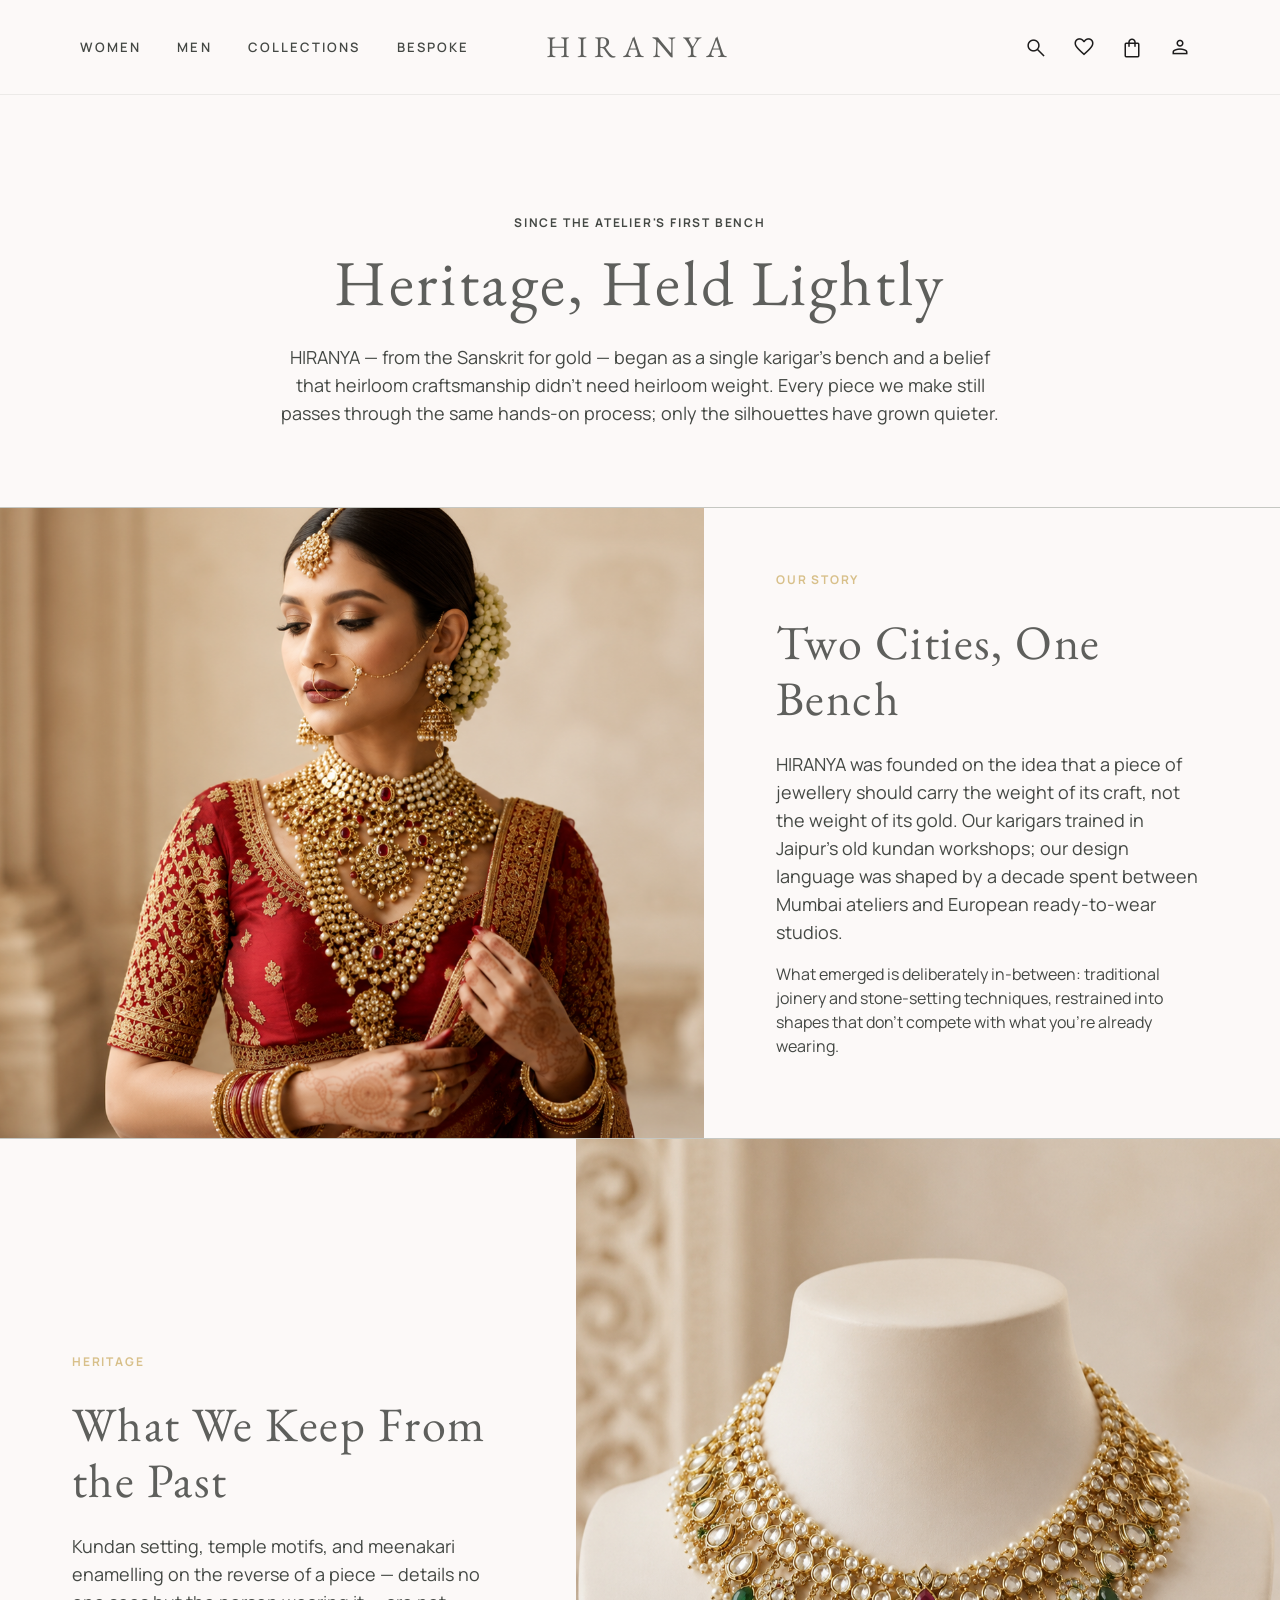
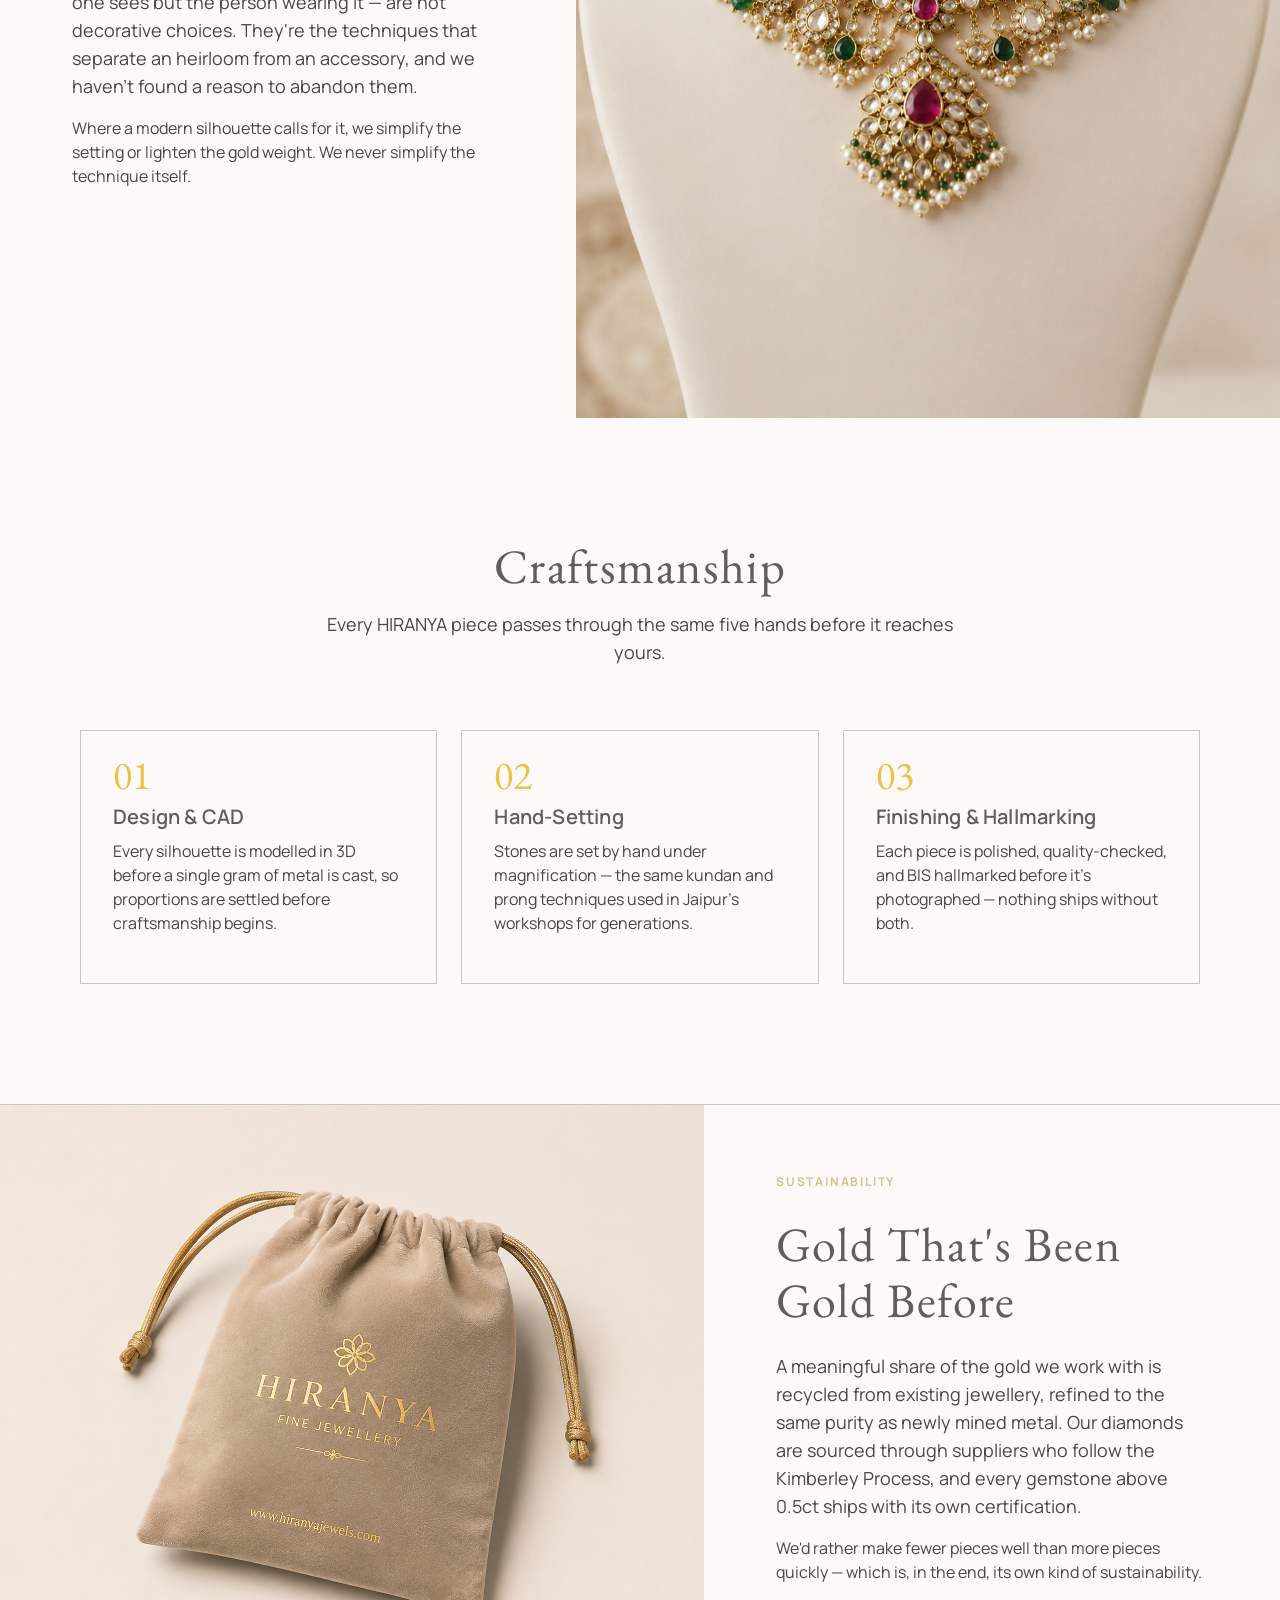
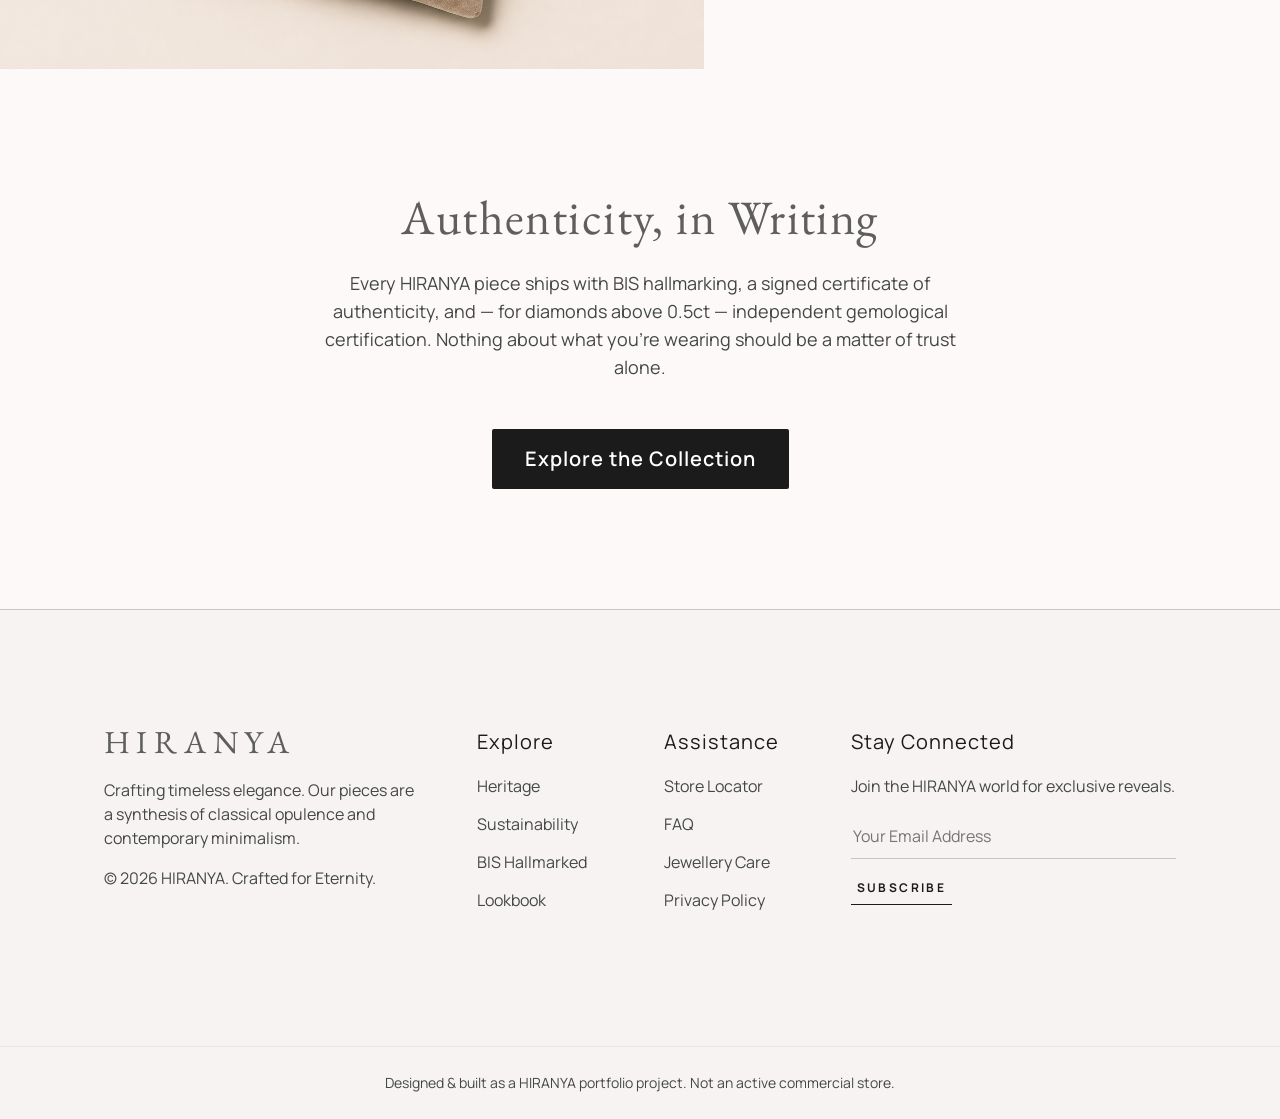
<file: about.html>
<!DOCTYPE html>
<html lang="en">
<head>
<meta charset="UTF-8">
<meta name="viewport" content="width=device-width, initial-scale=1.0">
<title>About HIRANYA | Heritage, Craftsmanship & Sustainability</title>
<meta name="description" content="The story behind HIRANYA — heritage craftsmanship, our design process, and how we source responsibly.">

<link rel="preconnect" href="https://fonts.googleapis.com">
<link href="https://fonts.googleapis.com/css2?family=EB+Garamond:wght@400;500;600;700&family=Manrope:wght@400;500;600;700&display=swap" rel="stylesheet">
<link href="https://fonts.googleapis.com/css2?family=Material+Symbols+Outlined:wght,FILL@100..700,0..1" rel="stylesheet">
<link href="https://cdn.jsdelivr.net/npm/bootstrap@5.3.3/dist/css/bootstrap.min.css" rel="stylesheet">

<link rel="stylesheet" href="css/style.css">
<link rel="stylesheet" href="css/lookbook.css">
<link rel="stylesheet" href="css/about.css">
</head>
<body data-page="about">

<!-- ============ HEADER ============ -->
<header class="hiranya-header glass-nav">
  <nav class="hiranya-nav">
    <button class="d-lg-none btn btn-hiranya-ghost" data-bs-toggle="offcanvas" data-bs-target="#mobileMenu" aria-label="Open menu">
      <span class="material-symbols-outlined">menu</span>
    </button>
    <div class="d-none d-lg-flex hiranya-nav-links">
      <a href="shop.html?category=Women" data-nav-link class="nav-underline">Women</a>
      <a href="shop.html?category=Men" data-nav-link class="nav-underline">Men</a>
      <a href="shop.html" data-nav-link class="nav-underline">Collections</a>
      <a href="lookbook.html" data-nav-link class="nav-underline">Bespoke</a>
    </div>
    <a href="index.html" class="hiranya-logo">HIRANYA</a>
    <div class="d-flex align-items-center gap-2 hiranya-nav-icons">
      <button data-search-open aria-label="Search"><span class="material-symbols-outlined">search</span></button>
      <a href="wishlist.html" class="position-relative d-inline-flex" aria-label="Wishlist">
        <span class="material-symbols-outlined">favorite</span>
        <span class="icon-badge" data-wishlist-count style="display:none;">0</span>
      </a>
      <button class="position-relative" data-bs-toggle="offcanvas" data-bs-target="#cartOffcanvas" aria-label="Shopping bag">
        <span class="material-symbols-outlined">shopping_bag</span>
        <span class="icon-badge" data-cart-count style="display:none;">0</span>
      </button>
      <a href="account.html" class="d-none d-lg-inline-flex" aria-label="Account"><span class="material-symbols-outlined">person</span></a>
    </div>
  </nav>
</header>

<!-- ============ MOBILE MENU ============ -->
<div class="offcanvas offcanvas-start hiranya-offcanvas" tabindex="-1" id="mobileMenu">
  <div class="offcanvas-header">
    <span class="hiranya-logo">HIRANYA</span>
    <button type="button" class="btn-close" data-bs-dismiss="offcanvas" aria-label="Close"></button>
  </div>
  <div class="offcanvas-body">
    <a href="shop.html?category=Women" class="nav-link-mobile">Women</a>
    <a href="shop.html?category=Men" class="nav-link-mobile">Men</a>
    <a href="shop.html" class="nav-link-mobile">Collections</a>
    <a href="lookbook.html" class="nav-link-mobile">Bespoke</a>
    <a href="account.html" class="nav-link-mobile">Account</a>
  </div>
</div>

<!-- ============ CART DRAWER ============ -->
<div class="offcanvas offcanvas-end" tabindex="-1" id="cartOffcanvas">
  <div class="offcanvas-header">
    <h2 class="offcanvas-title">Your Bag</h2>
    <button type="button" class="btn-close" data-bs-dismiss="offcanvas" aria-label="Close"></button>
  </div>
  <div class="offcanvas-body d-flex flex-column">
    <div id="cartDrawerBody" class="flex-grow-1"></div>
    <div id="cartDrawerFooter" class="border-top pt-3 mt-3 d-none" style="border-color: var(--hiranya-outline-variant) !important;">
      <div class="d-flex justify-content-between mb-3">
        <span class="body-md">Subtotal</span>
        <span class="body-md fw-semibold" id="cartDrawerSubtotal">₹0</span>
      </div>
      <a href="cart.html" class="btn btn-hiranya-outline w-100 mb-2 text-center">View Bag</a>
      <a href="checkout.html" class="btn btn-hiranya-primary w-100 text-center">Checkout</a>
    </div>
  </div>
</div>

<!-- ============ SEARCH OVERLAY ============ -->
<div class="search-overlay" id="searchOverlay">
  <div class="search-panel">
    <div class="d-flex align-items-center gap-3 mb-4">
      <span class="material-symbols-outlined text-on-surface-var">search</span>
      <input type="text" id="searchInput" class="search-input-lg" placeholder="Search necklaces, rings, collections…" aria-label="Search HIRANYA">
      <button data-search-close class="btn btn-hiranya-ghost" aria-label="Close search"><span class="material-symbols-outlined">close</span></button>
    </div>
    <div id="searchSuggested" class="mb-4"></div>
    <div id="searchResults"></div>
  </div>
</div>

<!-- ============ MAIN ============ -->
<main style="padding-top:0;">

  <!-- Intro -->
  <section class="section container-hiranya" style="padding-bottom:64px;">
    <div class="row justify-content-center text-center">
      <div class="col-lg-8">
        <span class="label-caps text-on-surface-var d-block mb-3">Since the Atelier's First Bench</span>
        <h1 class="display-lg mb-4">Heritage, Held Lightly</h1>
        <p class="body-lg text-on-surface-var">HIRANYA — from the Sanskrit for gold — began as a single karigar's bench and a belief that heirloom craftsmanship didn't need heirloom weight. Every piece we make still passes through the same hands-on process; only the silhouettes have grown quieter.</p>
      </div>
    </div>
  </section>

  <!-- Our Story -->
  <section class="lookbook-block reveal">
    <div class="lookbook-image">
      <img src="assets/ChatGPT Image Aug 12, 2026, 05_42_07 PM.png" loading="lazy">
    </div>
    <div class="lookbook-copy">
      <span class="label-caps text-champagne d-block mb-3">Our Story</span>
      <h2 class="display-md mb-4">Two Cities, One Bench</h2>
      <p class="body-lg text-on-surface-var mb-3">HIRANYA was founded on the idea that a piece of jewellery should carry the weight of its craft, not the weight of its gold. Our karigars trained in Jaipur's old kundan workshops; our design language was shaped by a decade spent between Mumbai ateliers and European ready-to-wear studios.</p>
      <p class="body-md text-on-surface-var">What emerged is deliberately in-between: traditional joinery and stone-setting techniques, restrained into shapes that don't compete with what you're already wearing.</p>
    </div>
  </section>

  <!-- Heritage -->
  <section class="lookbook-block lookbook-reversed reveal">
    <div class="lookbook-image">
      <img src="assets/necklace profile design.png" alt="Traditional gold Polki necklace craftsmanship" loading="lazy">
    </div>
    <div class="lookbook-copy">
      <span class="label-caps text-champagne d-block mb-3">Heritage</span>
      <h2 class="display-md mb-4">What We Keep From the Past</h2>
      <p class="body-lg text-on-surface-var mb-3">Kundan setting, temple motifs, and meenakari enamelling on the reverse of a piece — details no one sees but the person wearing it — are not decorative choices. They're the techniques that separate an heirloom from an accessory, and we haven't found a reason to abandon them.</p>
      <p class="body-md text-on-surface-var">Where a modern silhouette calls for it, we simplify the setting or lighten the gold weight. We never simplify the technique itself.</p>
    </div>
  </section>

  <!-- Craftsmanship -->
  <section class="section container-hiranya">
    <div class="row justify-content-center text-center mb-5">
      <div class="col-lg-7">
        <h2 class="display-md mb-3">Craftsmanship</h2>
        <p class="body-lg text-on-surface-var">Every HIRANYA piece passes through the same five hands before it reaches yours.</p>
      </div>
    </div>
    <div class="row g-4">
      <div class="col-md-4">
        <div class="craft-step reveal">
          <span class="craft-number">01</span>
          <h3 class="title-md mb-2">Design &amp; CAD</h3>
          <p class="body-md text-on-surface-var">Every silhouette is modelled in 3D before a single gram of metal is cast, so proportions are settled before craftsmanship begins.</p>
        </div>
      </div>
      <div class="col-md-4">
        <div class="craft-step reveal">
          <span class="craft-number">02</span>
          <h3 class="title-md mb-2">Hand-Setting</h3>
          <p class="body-md text-on-surface-var">Stones are set by hand under magnification — the same kundan and prong techniques used in Jaipur's workshops for generations.</p>
        </div>
      </div>
      <div class="col-md-4">
        <div class="craft-step reveal">
          <span class="craft-number">03</span>
          <h3 class="title-md mb-2">Finishing &amp; Hallmarking</h3>
          <p class="body-md text-on-surface-var">Each piece is polished, quality-checked, and BIS hallmarked before it's photographed — nothing ships without both.</p>
        </div>
      </div>
    </div>
  </section>

  <!-- Sustainability -->
  <section id="sustainability" class="lookbook-block reveal">
    <div class="lookbook-image">
      <img src="assets/shipping bag.png" alt="Close-up of a diamond ring reflecting sustainable sourcing practices" loading="lazy">
    </div>
    <div class="lookbook-copy">
      <span class="label-caps text-champagne d-block mb-3">Sustainability</span>
      <h2 class="display-md mb-4">Gold That's Been Gold Before</h2>
      <p class="body-lg text-on-surface-var mb-3">A meaningful share of the gold we work with is recycled from existing jewellery, refined to the same purity as newly mined metal. Our diamonds are sourced through suppliers who follow the Kimberley Process, and every gemstone above 0.5ct ships with its own certification.</p>
      <p class="body-md text-on-surface-var">We'd rather make fewer pieces well than more pieces quickly — which is, in the end, its own kind of sustainability.</p>
    </div>
  </section>

  <!-- Authenticity -->
  <section class="section container-hiranya text-center">
    <h2 class="display-md mb-4">Authenticity, in Writing</h2>
    <p class="body-lg text-on-surface-var mx-auto mb-5" style="max-width:640px;">Every HIRANYA piece ships with BIS hallmarking, a signed certificate of authenticity, and — for diamonds above 0.5ct — independent gemological certification. Nothing about what you're wearing should be a matter of trust alone.</p>
    <a href="shop.html" class="btn btn-hiranya-primary">Explore the Collection</a>
  </section>

</main>

<!-- ============ FOOTER ============ -->
<footer class="hiranya-footer">
  <div class="footer-inner row g-5">
    <div class="col-12 col-md-4">
      <div class="footer-brand">HIRANYA</div>
      <p class="body-md text-on-surface-var mb-3" style="max-width:320px;">Crafting timeless elegance. Our pieces are a synthesis of classical opulence and contemporary minimalism.</p>
      <p class="body-md text-on-surface-var">© 2026 HIRANYA. Crafted for Eternity.</p>
    </div>
    <div class="col-6 col-md-2">
      <h4>Explore</h4>
      <ul>
        <li><a href="about.html">Heritage</a></li>
        <li><a href="about.html#sustainability">Sustainability</a></li>
        <li><a href="faq.html#hallmark">BIS Hallmarked</a></li>
        <li><a href="lookbook.html">Lookbook</a></li>
      </ul>
    </div>
    <div class="col-6 col-md-2">
      <h4>Assistance</h4>
      <ul>
        <li><a href="contact.html">Store Locator</a></li>
        <li><a href="faq.html">FAQ</a></li>
        <li><a href="jewellery-care.html">Jewellery Care</a></li>
        <li><a href="privacy policy.html">Privacy Policy</a></li>
      </ul>
    </div>
    <div class="col-12 col-md-4">
      <h4>Stay Connected</h4>
      <p class="body-md text-on-surface-var mb-3">Join the HIRANYA world for exclusive reveals.</p>
      <form class="newsletter-form d-flex flex-column gap-3" id="footerNewsletterForm">
        <input type="email" required placeholder="Your Email Address">
        <button type="submit">Subscribe</button>
      </form>
    </div>
  </div>
  <div class="footer-bottom">Designed &amp; built as a HIRANYA portfolio project. Not an active commercial store.</div>
</footer>

<script src="https://cdn.jsdelivr.net/npm/bootstrap@5.3.3/dist/js/bootstrap.bundle.min.js"></script>
<script src="js/app.js"></script>
<script src="js/notifications.js"></script>
<script src="js/products.js"></script>
<script src="js/wishlist.js"></script>
<script src="js/cart.js"></script>
<script src="js/navigation.js"></script>
<script src="js/search.js"></script>
<script>
  document.getElementById("footerNewsletterForm")?.addEventListener("submit", (e) => {
    e.preventDefault();
    hiranyaToast("Thank you — you're on the list", "mail");
    e.target.reset();
  });
</script>
</body>
</html>
</file>
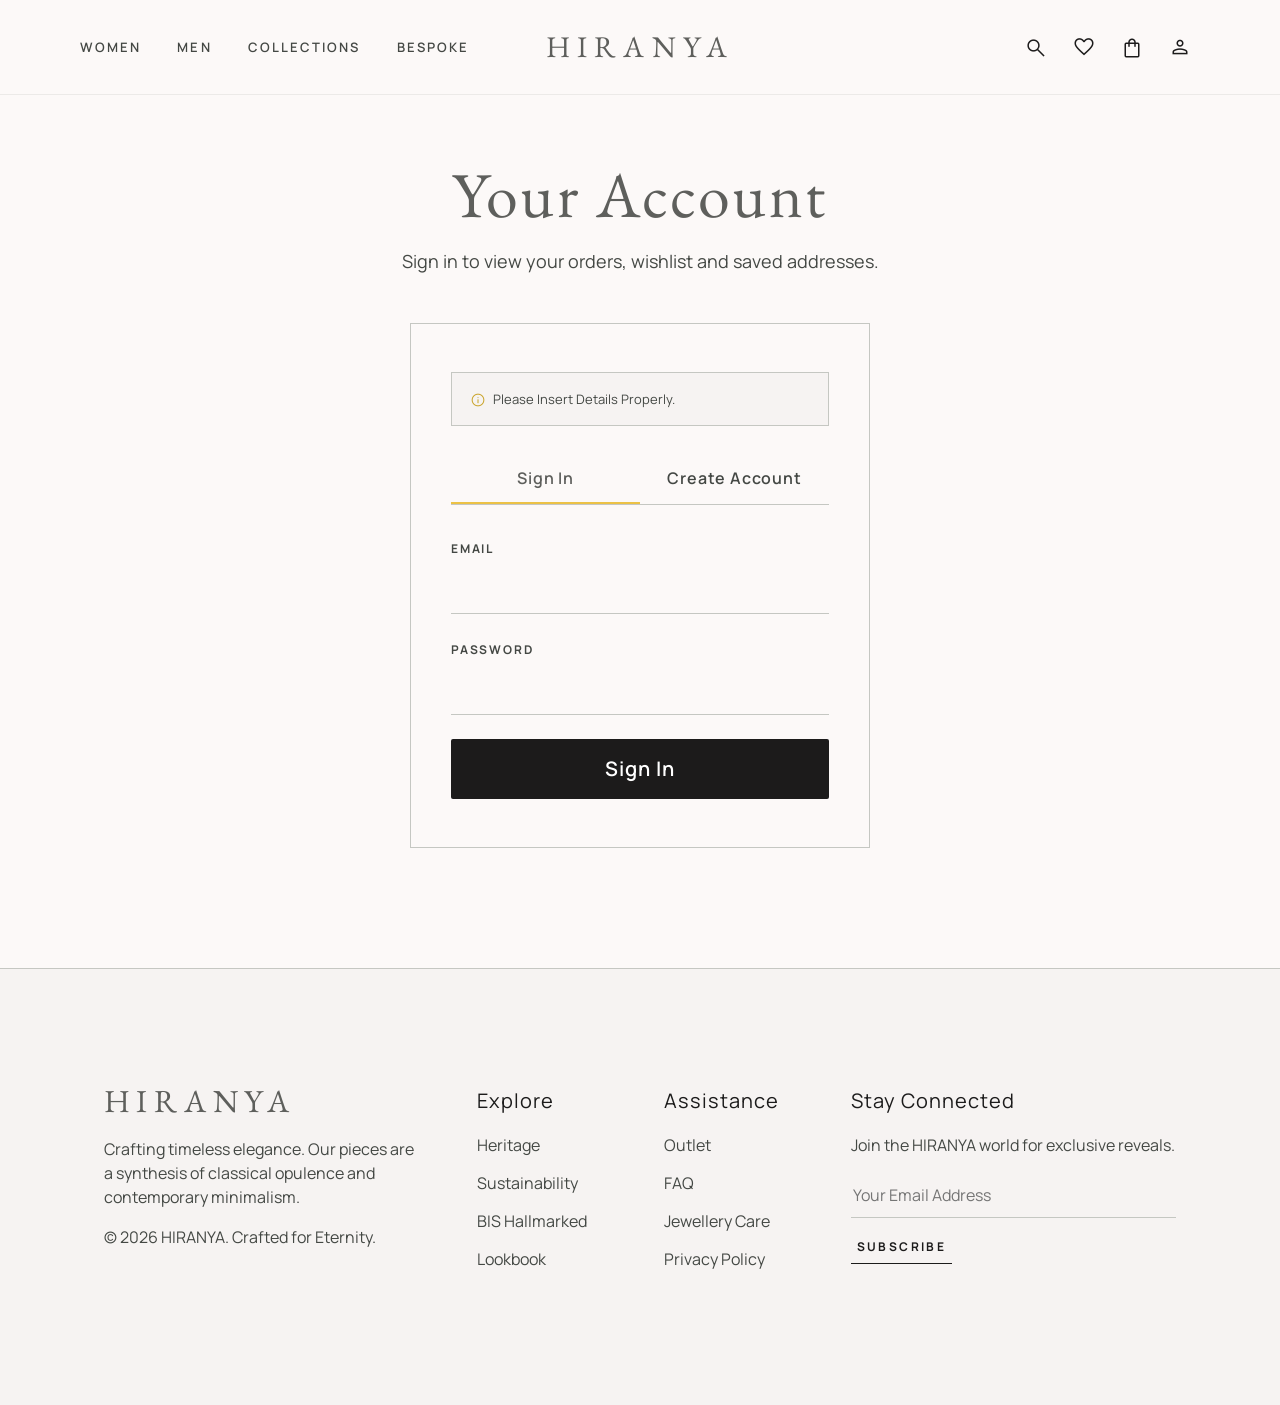
<file: account.html>
<!DOCTYPE html>
<html lang="en">
<head>
<meta charset="UTF-8">
<meta name="viewport" content="width=device-width, initial-scale=1.0">
<title>Your Account | HIRANYA</title>
<meta name="description" content="Sign in to your HIRANYA account to view orders, wishlist and saved addresses.">

<link rel="preconnect" href="https://fonts.googleapis.com">
<link href="https://fonts.googleapis.com/css2?family=EB+Garamond:wght@400;500;600;700&family=Manrope:wght@400;500;600;700&display=swap" rel="stylesheet">
<link href="https://fonts.googleapis.com/css2?family=Material+Symbols+Outlined:wght,FILL@100..700,0..1" rel="stylesheet">
<link href="https://cdn.jsdelivr.net/npm/bootstrap@5.3.3/dist/css/bootstrap.min.css" rel="stylesheet">

<link rel="stylesheet" href="css/style.css">
<link rel="stylesheet" href="css/account.css">
</head>
<body data-page="account">

<!-- ============ HEADER ============ -->
<header class="hiranya-header glass-nav">
  <nav class="hiranya-nav">
    <button class="d-lg-none btn btn-hiranya-ghost" data-bs-toggle="offcanvas" data-bs-target="#mobileMenu" aria-label="Open menu">
      <span class="material-symbols-outlined">menu</span>
    </button>
    <div class="d-none d-lg-flex hiranya-nav-links">
      <a href="shop.html?category=Women" data-nav-link class="nav-underline">Women</a>
      <a href="shop.html?category=Men" data-nav-link class="nav-underline">Men</a>
      <a href="shop.html" data-nav-link class="nav-underline">Collections</a>
      <a href="lookbook.html" data-nav-link class="nav-underline">Bespoke</a>
    </div>
    <a href="index.html" class="hiranya-logo">HIRANYA</a>
    <div class="d-flex align-items-center gap-2 hiranya-nav-icons">
      <button data-search-open aria-label="Search"><span class="material-symbols-outlined">search</span></button>
      <a href="wishlist.html" class="position-relative d-inline-flex" aria-label="Wishlist">
        <span class="material-symbols-outlined">favorite</span>
        <span class="icon-badge" data-wishlist-count style="display:none;">0</span>
      </a>
      <button class="position-relative" data-bs-toggle="offcanvas" data-bs-target="#cartOffcanvas" aria-label="Shopping bag">
        <span class="material-symbols-outlined">shopping_bag</span>
        <span class="icon-badge" data-cart-count style="display:none;">0</span>
      </button>
      <a href="account.html" class="d-none d-lg-inline-flex" aria-label="Account"><span class="material-symbols-outlined">person</span></a>
    </div>
  </nav>
</header>

<!-- ============ MOBILE MENU ============ -->
<div class="offcanvas offcanvas-start hiranya-offcanvas" tabindex="-1" id="mobileMenu">
  <div class="offcanvas-header">
    <span class="hiranya-logo">HIRANYA</span>
    <button type="button" class="btn-close" data-bs-dismiss="offcanvas" aria-label="Close"></button>
  </div>
  <div class="offcanvas-body">
    <a href="shop.html?category=Women" class="nav-link-mobile">Women</a>
    <a href="shop.html?category=Men" class="nav-link-mobile">Men</a>
    <a href="shop.html" class="nav-link-mobile">Collections</a>
    <a href="lookbook.html" class="nav-link-mobile">Bespoke</a>
    <a href="account.html" class="nav-link-mobile">Account</a>
  </div>
</div>

<!-- ============ CART DRAWER ============ -->
<div class="offcanvas offcanvas-end" tabindex="-1" id="cartOffcanvas">
  <div class="offcanvas-header">
    <h2 class="offcanvas-title">Your Bag</h2>
    <button type="button" class="btn-close" data-bs-dismiss="offcanvas" aria-label="Close"></button>
  </div>
  <div class="offcanvas-body d-flex flex-column">
    <div id="cartDrawerBody" class="flex-grow-1"></div>
    <div id="cartDrawerFooter" class="border-top pt-3 mt-3 d-none" style="border-color: var(--hiranya-outline-variant) !important;">
      <div class="d-flex justify-content-between mb-3">
        <span class="body-md">Subtotal</span>
        <span class="body-md fw-semibold" id="cartDrawerSubtotal">₹0</span>
      </div>
      <a href="cart.html" class="btn btn-hiranya-outline w-100 mb-2 text-center">View Bag</a>
      <a href="checkout.html" class="btn btn-hiranya-primary w-100 text-center">Checkout</a>
    </div>
  </div>
</div>

<!-- ============ SEARCH OVERLAY ============ -->
<div class="search-overlay" id="searchOverlay">
  <div class="search-panel">
    <div class="d-flex align-items-center gap-3 mb-4">
      <span class="material-symbols-outlined text-on-surface-var">search</span>
      <input type="text" id="searchInput" class="search-input-lg" placeholder="Search necklaces, rings, collections…" aria-label="Search HIRANYA">
      <button data-search-close class="btn btn-hiranya-ghost" aria-label="Close search"><span class="material-symbols-outlined">close</span></button>
    </div>
    <div id="searchSuggested" class="mb-4"></div>
    <div id="searchResults"></div>
  </div>
</div>

<!-- ============ MAIN ============ -->
<main style="padding-top:64px; padding-bottom: var(--section-stack);">
  <div class="container-hiranya">

    <!-- ========== SIGNED-OUT VIEW ========== -->
    <div id="accountAuthView">
      <div class="text-center mb-5">
        <h1 class="display-lg mb-3">Your Account</h1>
        <p class="body-lg text-on-surface-var">Sign in to view your orders, wishlist and saved addresses.</p>
      </div>

      <div class="auth-card">
        <div class="demo-auth-note">
          <span class="material-symbols-outlined align-middle me-1" style="font-size:16px; color: var(--hiranya-gold);">info</span>
          Please Insert Details Properly.
        </div>

        <div class="auth-toggle">
          <button type="button" data-auth-tab="login" class="active">Sign In</button>
          <button type="button" data-auth-tab="register">Create Account</button>
        </div>

        <div id="loginPanel">
          <form id="loginForm" novalidate>
            <div class="mb-4">
              <label for="loginEmail" class="form-label-caps">Email</label>
              <input type="email" id="loginEmail" name="loginEmail" class="input-underline" required>
            </div>
            <div class="mb-4">
              <label for="loginPassword" class="form-label-caps">Password</label>
              <input type="password" id="loginPassword" name="loginPassword" class="input-underline" required minlength="1">
            </div>
            <button type="submit" class="btn btn-hiranya-primary w-100">Sign In</button>
          </form>
        </div>

        <div id="registerPanel" class="d-none">
          <form id="registerForm" novalidate>
            <div class="mb-4">
              <label for="registerName" class="form-label-caps">Full Name</label>
              <input type="text" id="registerName" name="registerName" class="input-underline" required>
            </div>
            <div class="mb-4">
              <label for="registerEmail" class="form-label-caps">Email</label>
              <input type="email" id="registerEmail" name="registerEmail" class="input-underline" required>
            </div>
            <div class="mb-4">
              <label for="registerPassword" class="form-label-caps">Password</label>
              <input type="password" id="registerPassword" name="registerPassword" class="input-underline" required minlength="1">
            </div>
            <button type="submit" class="btn btn-hiranya-primary w-100">Create Account</button>
          </form>
        </div>
      </div>
    </div>

    <!-- ========== SIGNED-IN DASHBOARD ========== -->
    <div id="accountDashboardView" class="d-none">
      <div class="d-flex flex-wrap justify-content-between align-items-end gap-3 mb-4">
        <div>
          <span class="label-caps text-on-surface-var d-block mb-2">Welcome back</span>
          <h1 class="display-lg mb-2" id="accountWelcomeName">—</h1>
          <p class="body-md text-on-surface-var mb-0" id="accountEmailDisplay"></p>
          <p class="body-md text-on-surface-var" id="accountJoinedDisplay"></p>
        </div>
        <button type="button" class="btn btn-hiranya-outline" id="signOutBtn">Sign Out</button>
      </div>

      <ul class="nav account-tabs" id="accountTabs" role="tablist">
        <li class="nav-item" role="presentation">
          <button class="nav-link active" data-bs-toggle="tab" data-bs-target="#accountOverviewPane" type="button" role="tab">Overview</button>
        </li>
        <li class="nav-item" role="presentation">
          <button class="nav-link" data-bs-toggle="tab" data-bs-target="#accountOrdersPane" type="button" role="tab">Orders</button>
        </li>
        <li class="nav-item" role="presentation">
          <button class="nav-link" data-bs-toggle="tab" data-bs-target="#accountAddressPane" type="button" role="tab">Addresses</button>
        </li>
        <li class="nav-item" role="presentation">
          <button class="nav-link" data-bs-toggle="tab" data-bs-target="#accountWishlistPane" type="button" role="tab">Wishlist</button>
        </li>
        <li class="nav-item" role="presentation">
          <button class="nav-link" data-bs-toggle="tab" data-bs-target="#accountSettingsPane" type="button" role="tab">Settings</button>
        </li>
      </ul>

      <div class="tab-content">
        <!-- Overview -->
        <div class="tab-pane fade show active" id="accountOverviewPane" role="tabpanel">
          <div class="row g-4">
            <div class="col-md-4">
              <div class="store-card border p-4" style="border-color: var(--hiranya-outline-variant) !important;">
                <p class="label-caps text-on-surface-var mb-2">Orders</p>
                <p class="display-md mb-0" id="overviewOrderCount">0</p>
              </div>
            </div>
            <div class="col-md-4">
              <div class="store-card border p-4" style="border-color: var(--hiranya-outline-variant) !important;">
                <p class="label-caps text-on-surface-var mb-2">Wishlist</p>
                <p class="display-md mb-0"><span id="accountWishlistCount">0</span></p>
              </div>
            </div>
            <div class="col-md-4">
              <div class="store-card border p-4" style="border-color: var(--hiranya-outline-variant) !important;">
                <p class="label-caps text-on-surface-var mb-2">Saved Address</p>
                <p class="title-md mb-0" id="overviewAddressStatus">Not added</p>
              </div>
            </div>
          </div>
        </div>

        <!-- Orders -->
        <div class="tab-pane fade" id="accountOrdersPane" role="tabpanel">
          <div id="ordersList"></div>
          <div class="empty-state d-none" id="ordersEmpty">
            <span class="material-symbols-outlined">local_shipping</span>
            <p class="title-md mb-1">No orders yet</p>
            <p class="body-md text-on-surface-var mb-4">Your order history will show up here once you check out.</p>
            <a href="shop.html" class="btn btn-hiranya-primary">Start Shopping</a>
          </div>
        </div>

        <!-- Addresses -->
        <div class="tab-pane fade" id="accountAddressPane" role="tabpanel">
          <p class="body-md text-on-surface-var mb-4">Save a default shipping address to speed up checkout.</p>
          <form id="addressForm" class="address-form-grid" novalidate>
            <div class="row g-4 mb-4">
              <div class="col-sm-6">
                <label for="addrFullName" class="form-label-caps">Full Name</label>
                <input type="text" id="addrFullName" name="fullName" class="input-underline" required>
              </div>
              <div class="col-sm-6">
                <label for="addrPhone" class="form-label-caps">Phone</label>
                <input type="tel" id="addrPhone" name="phone" class="input-underline" pattern="[0-9]{10}" required>
              </div>
            </div>
            <div class="mb-4">
              <label for="addrLine1" class="form-label-caps">Address</label>
              <input type="text" id="addrLine1" name="line1" class="input-underline" required>
            </div>
            <div class="row g-4 mb-4">
              <div class="col-sm-4">
                <label for="addrCity" class="form-label-caps">City</label>
                <input type="text" id="addrCity" name="city" class="input-underline" required>
              </div>
              <div class="col-sm-4">
                <label for="addrState" class="form-label-caps">State</label>
                <input type="text" id="addrState" name="state" class="input-underline" required>
              </div>
              <div class="col-sm-4">
                <label for="addrPincode" class="form-label-caps">PIN Code</label>
                <input type="text" id="addrPincode" name="pincode" class="input-underline" pattern="[0-9]{6}" required>
              </div>
            </div>
            <button type="submit" class="btn btn-hiranya-primary">Save Address</button>
          </form>
        </div>

        <!-- Wishlist -->
        <div class="tab-pane fade" id="accountWishlistPane" role="tabpanel">
          <p class="body-md text-on-surface-var mb-4">You have <span id="accountWishlistCount2" class="fw-semibold"></span> piece(s) saved.</p>
          <a href="wishlist.html" class="btn btn-hiranya-outline">View Full Wishlist</a>
        </div>

        <!-- Settings -->
        <div class="tab-pane fade" id="accountSettingsPane" role="tabpanel">
          <div class="settings-row">
            <div>
              <p class="title-md mb-1" style="font-size:16px;">Sign Out</p>
              <p class="body-md text-on-surface-var mb-0">End this demo session on this device.</p>
            </div>
            <button type="button" class="btn btn-hiranya-outline" onclick="document.getElementById('signOutBtn').click()">Sign Out</button>
          </div>
          <div class="settings-row">
            <div>
              <p class="title-md mb-1" style="font-size:16px;">Clear Demo Data</p>
              <p class="body-md text-on-surface-var mb-0">Removes this account, its orders, and its saved address from this browser.</p>
            </div>
            <button type="button" class="btn btn-hiranya-ghost hairline" id="clearAccountDataBtn">Clear Data</button>
          </div>
        </div>
      </div>
    </div>

  </div>
</main>

<!-- ============ FOOTER ============ -->
<footer class="hiranya-footer">
  <div class="footer-inner row g-5">
    <div class="col-12 col-md-4">
      <div class="footer-brand">HIRANYA</div>
      <p class="body-md text-on-surface-var mb-3" style="max-width:320px;">Crafting timeless elegance. Our pieces are a synthesis of classical opulence and contemporary minimalism.</p>
      <p class="body-md text-on-surface-var">© 2026 HIRANYA. Crafted for Eternity.</p>
    </div>
    <div class="col-6 col-md-2">
      <h4>Explore</h4>
      <ul>
        <li><a href="about.html">Heritage</a></li>
        <li><a href="about.html#sustainability">Sustainability</a></li>
        <li><a href="faq.html#hallmark">BIS Hallmarked</a></li>
        <li><a href="lookbook.html">Lookbook</a></li>
      </ul>
    </div>
    <div class="col-6 col-md-2">
      <h4>Assistance</h4>
      <ul>
        <li><a href="contact.html">Outlet
          
        </a></li>
        <li><a href="faq.html">FAQ</a></li>
        <li><a href="jewellery-care.html">Jewellery Care</a></li>
        <li><a href="privacy policy.html">Privacy Policy</a></li>
      </ul>
    </div>
    <div class="col-12 col-md-4">
      <h4>Stay Connected</h4>
      <p class="body-md text-on-surface-var mb-3">Join the HIRANYA world for exclusive reveals.</p>
      <form class="newsletter-form d-flex flex-column gap-3" id="footerNewsletterForm">
        <input type="email" required placeholder="Your Email Address">
        <button type="submit">Subscribe</button>
      </form>
    </div>
  </div>
  
</footer>

<script src="https://cdn.jsdelivr.net/npm/bootstrap@5.3.3/dist/js/bootstrap.bundle.min.js"></script>
<script src="js/app.js"></script>
<script src="js/notifications.js"></script>
<script src="js/products.js"></script>
<script src="js/wishlist.js"></script>
<script src="js/cart.js"></script>
<script src="js/navigation.js"></script>
<script src="js/search.js"></script>
<script src="js/account.js"></script>
<script>
  document.getElementById("footerNewsletterForm")?.addEventListener("submit", (e) => {
    e.preventDefault();
    hiranyaToast("Thank you — you're on the list", "mail");
    e.target.reset();
  });

  // A couple of overview-tab bits that are easiest to wire inline rather
  // than adding more one-off functions to account.js
  document.addEventListener("DOMContentLoaded", () => {
    const sync = () => {
      const account = HiranyaStore.getAccount();
      if (!account) return;
      const orderCountEl = document.getElementById("overviewOrderCount");
      if (orderCountEl) orderCountEl.textContent = HiranyaStore.getOrders().length;
      const addrStatusEl = document.getElementById("overviewAddressStatus");
      if (addrStatusEl) addrStatusEl.textContent = account.address ? `${account.address.city}, ${account.address.state}` : "Not added";
      const wishCount2 = document.getElementById("accountWishlistCount2");
      if (wishCount2) wishCount2.textContent = HiranyaStore.getWishlist().length;
    };
    sync();
    document.getElementById("addressForm")?.addEventListener("submit", () => setTimeout(sync, 0));
    document.getElementById("loginForm")?.addEventListener("submit", () => setTimeout(sync, 0));
    document.getElementById("registerForm")?.addEventListener("submit", () => setTimeout(sync, 0));

    document.getElementById("clearAccountDataBtn")?.addEventListener("click", () => {
      HiranyaStore.setAccount(null);
      HiranyaStore.setOrders([]);
      hiranyaToast("Demo Data Cleared", "delete_sweep");
      renderAccountPage();
    });
  });
</script>
</body>
</html>
</file>
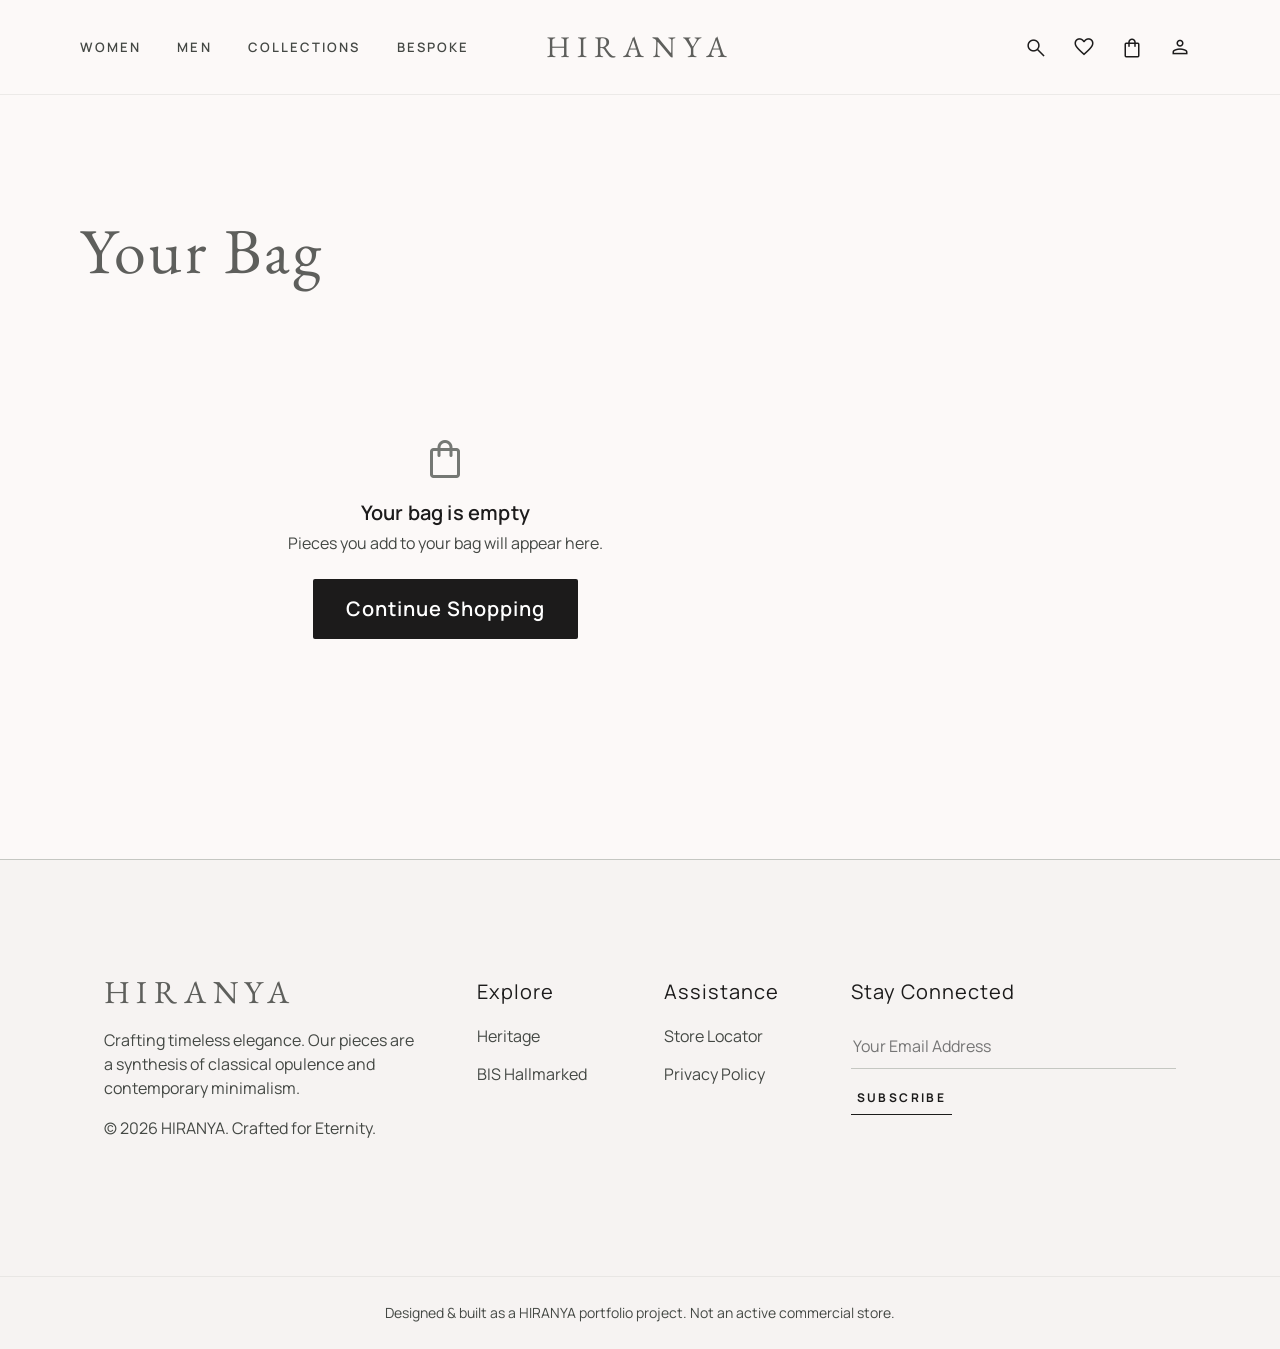
<file: cart.html>
<!DOCTYPE html>
<html lang="en">
<head>
<meta charset="UTF-8">
<meta name="viewport" content="width=device-width, initial-scale=1.0">
<title>Your Bag | HIRANYA</title>
<meta name="description" content="Review the pieces in your HIRANYA bag before checkout.">

<link rel="preconnect" href="https://fonts.googleapis.com">
<link href="https://fonts.googleapis.com/css2?family=EB+Garamond:wght@400;500;600;700&family=Manrope:wght@400;500;600;700&display=swap" rel="stylesheet">
<link href="https://fonts.googleapis.com/css2?family=Material+Symbols+Outlined:wght,FILL@100..700,0..1" rel="stylesheet">
<link href="https://cdn.jsdelivr.net/npm/bootstrap@5.3.3/dist/css/bootstrap.min.css" rel="stylesheet">

<link rel="stylesheet" href="css/style.css">
<link rel="stylesheet" href="css/cart.css">
</head>
<body data-page="cart">

<!-- ============ HEADER ============ -->
<header class="hiranya-header glass-nav">
  <nav class="hiranya-nav">
    <button class="d-lg-none btn btn-hiranya-ghost" data-bs-toggle="offcanvas" data-bs-target="#mobileMenu" aria-label="Open menu">
      <span class="material-symbols-outlined">menu</span>
    </button>
    <div class="d-none d-lg-flex hiranya-nav-links">
      <a href="shop.html?category=Women" data-nav-link class="nav-underline">Women</a>
      <a href="shop.html?category=Men" data-nav-link class="nav-underline">Men</a>
      <a href="shop.html" data-nav-link class="nav-underline">Collections</a>
      <a href="lookbook.html" data-nav-link class="nav-underline">Bespoke</a>
    </div>
    <a href="index.html" class="hiranya-logo">HIRANYA</a>
    <div class="d-flex align-items-center gap-2 hiranya-nav-icons">
      <button data-search-open aria-label="Search"><span class="material-symbols-outlined">search</span></button>
      <a href="wishlist.html" class="position-relative d-inline-flex" aria-label="Wishlist">
        <span class="material-symbols-outlined">favorite</span>
        <span class="icon-badge" data-wishlist-count style="display:none;">0</span>
      </a>
      <button class="position-relative" data-bs-toggle="offcanvas" data-bs-target="#cartOffcanvas" aria-label="Shopping bag">
        <span class="material-symbols-outlined">shopping_bag</span>
        <span class="icon-badge" data-cart-count style="display:none;">0</span>
      </button>
      <a href="account.html" class="d-none d-lg-inline-flex" aria-label="Account"><span class="material-symbols-outlined">person</span></a>
    </div>
  </nav>
</header>

<!-- ============ MOBILE MENU ============ -->
<div class="offcanvas offcanvas-start hiranya-offcanvas" tabindex="-1" id="mobileMenu">
  <div class="offcanvas-header">
    <span class="hiranya-logo">HIRANYA</span>
    <button type="button" class="btn-close" data-bs-dismiss="offcanvas" aria-label="Close"></button>
  </div>
  <div class="offcanvas-body">
    <a href="shop.html?category=Women" class="nav-link-mobile">Women</a>
    <a href="shop.html?category=Men" class="nav-link-mobile">Men</a>
    <a href="shop.html" class="nav-link-mobile">Collections</a>
    <a href="lookbook.html" class="nav-link-mobile">Bespoke</a>
    <a href="account.html" class="nav-link-mobile">Account</a>
  </div>
</div>

<!-- ============ CART DRAWER ============ -->
<div class="offcanvas offcanvas-end" tabindex="-1" id="cartOffcanvas">
  <div class="offcanvas-header">
    <h2 class="offcanvas-title">Your Bag</h2>
    <button type="button" class="btn-close" data-bs-dismiss="offcanvas" aria-label="Close"></button>
  </div>
  <div class="offcanvas-body d-flex flex-column">
    <div id="cartDrawerBody" class="flex-grow-1"></div>
    <div id="cartDrawerFooter" class="border-top pt-3 mt-3 d-none" style="border-color: var(--hiranya-outline-variant) !important;">
      <div class="d-flex justify-content-between mb-3">
        <span class="body-md">Subtotal</span>
        <span class="body-md fw-semibold" id="cartDrawerSubtotal">₹0</span>
      </div>
      <a href="cart.html" class="btn btn-hiranya-outline w-100 mb-2 text-center">View Bag</a>
      <a href="checkout.html" class="btn btn-hiranya-primary w-100 text-center">Checkout</a>
    </div>
  </div>
</div>

<!-- ============ SEARCH OVERLAY ============ -->
<div class="search-overlay" id="searchOverlay">
  <div class="search-panel">
    <div class="d-flex align-items-center gap-3 mb-4">
      <span class="material-symbols-outlined text-on-surface-var">search</span>
      <input type="text" id="searchInput" class="search-input-lg" placeholder="Search necklaces, rings, collections…" aria-label="Search HIRANYA">
      <button data-search-close class="btn btn-hiranya-ghost" aria-label="Close search"><span class="material-symbols-outlined">close</span></button>
    </div>
    <div id="searchSuggested" class="mb-4"></div>
    <div id="searchResults"></div>
  </div>
</div>

<!-- ============ MAIN ============ -->
<main style="padding-top:120px; padding-bottom: var(--section-stack);">
  <div class="container-hiranya">
    <h1 class="display-lg mb-5">Your Bag</h1>

    <div class="row g-5">
      <div class="col-lg-8">
        <div id="cartPageLines"></div>
        <div class="empty-state d-none" id="cartPageEmpty">
          <span class="material-symbols-outlined">shopping_bag</span>
          <p class="title-md mb-1">Your bag is empty</p>
          <p class="body-md text-on-surface-var mb-4">Pieces you add to your bag will appear here.</p>
          <a href="shop.html" class="btn btn-hiranya-primary">Continue Shopping</a>
        </div>
      </div>

      <div class="col-lg-4">
        <div class="cart-summary-card" id="cartPageSummary">
          <h2 class="title-md mb-4">Order Summary</h2>
          <div class="row-line d-none" id="summarySavingsRow">
            <span>You Save</span>
            <span id="summarySavings" class="text-royal fw-semibold"></span>
          </div>
          <div class="row-line"><span>Subtotal</span><span id="summarySubtotal">₹0</span></div>
          <div class="row-line"><span>GST (3%)</span><span id="summaryTax">₹0</span></div>
          <div class="row-line"><span>Shipping</span><span id="summaryShipping">Complimentary</span></div>
          <div class="row-line row-total"><span>Total</span><span id="summaryTotal">₹0</span></div>
          <a href="checkout.html" class="btn btn-hiranya-primary w-100 mt-4 text-center">Proceed to Checkout</a>
          <button type="button" class="btn btn-hiranya-ghost w-100 mt-2" onclick="clearCart()">Clear Bag</button>
        </div>
      </div>
    </div>
  </div>
</main>

<!-- ============ FOOTER ============ -->
<footer class="hiranya-footer">
  <div class="footer-inner row g-5">
    <div class="col-12 col-md-4">
      <div class="footer-brand">HIRANYA</div>
      <p class="body-md text-on-surface-var mb-3" style="max-width:320px;">Crafting timeless elegance. Our pieces are a synthesis of classical opulence and contemporary minimalism.</p>
      <p class="body-md text-on-surface-var">© 2026 HIRANYA. Crafted for Eternity.</p>
    </div>
    <div class="col-6 col-md-2">
      <h4>Explore</h4>
      <ul>
        <li><a href="about.html">Heritage</a></li>
        <li><a href="faq.html#hallmark">BIS Hallmarked</a></li>
      </ul>
    </div>
    <div class="col-6 col-md-2">
      <h4>Assistance</h4>
      <ul>
        <li><a href="contact.html">Store Locator</a></li>
        <li><a href="privacy policy.html">Privacy Policy</a></li>
      </ul>
    </div>
    <div class="col-12 col-md-4">
      <h4>Stay Connected</h4>
      <form class="newsletter-form d-flex flex-column gap-3" id="footerNewsletterForm">
        <input type="email" required placeholder="Your Email Address">
        <button type="submit">Subscribe</button>
      </form>
    </div>
  </div>
  <div class="footer-bottom">Designed &amp; built as a HIRANYA portfolio project. Not an active commercial store.</div>
</footer>

<script src="https://cdn.jsdelivr.net/npm/bootstrap@5.3.3/dist/js/bootstrap.bundle.min.js"></script>
<script src="js/app.js"></script>
<script src="js/notifications.js"></script>
<script src="js/products.js"></script>
<script src="js/wishlist.js"></script>
<script src="js/cart.js"></script>
<script src="js/navigation.js"></script>
<script src="js/search.js"></script>
<script>
  document.getElementById("footerNewsletterForm")?.addEventListener("submit", (e) => {
    e.preventDefault();
    hiranyaToast("Thank you — you're on the list", "mail");
    e.target.reset();
  });
</script>
</body>
</html>
</file>
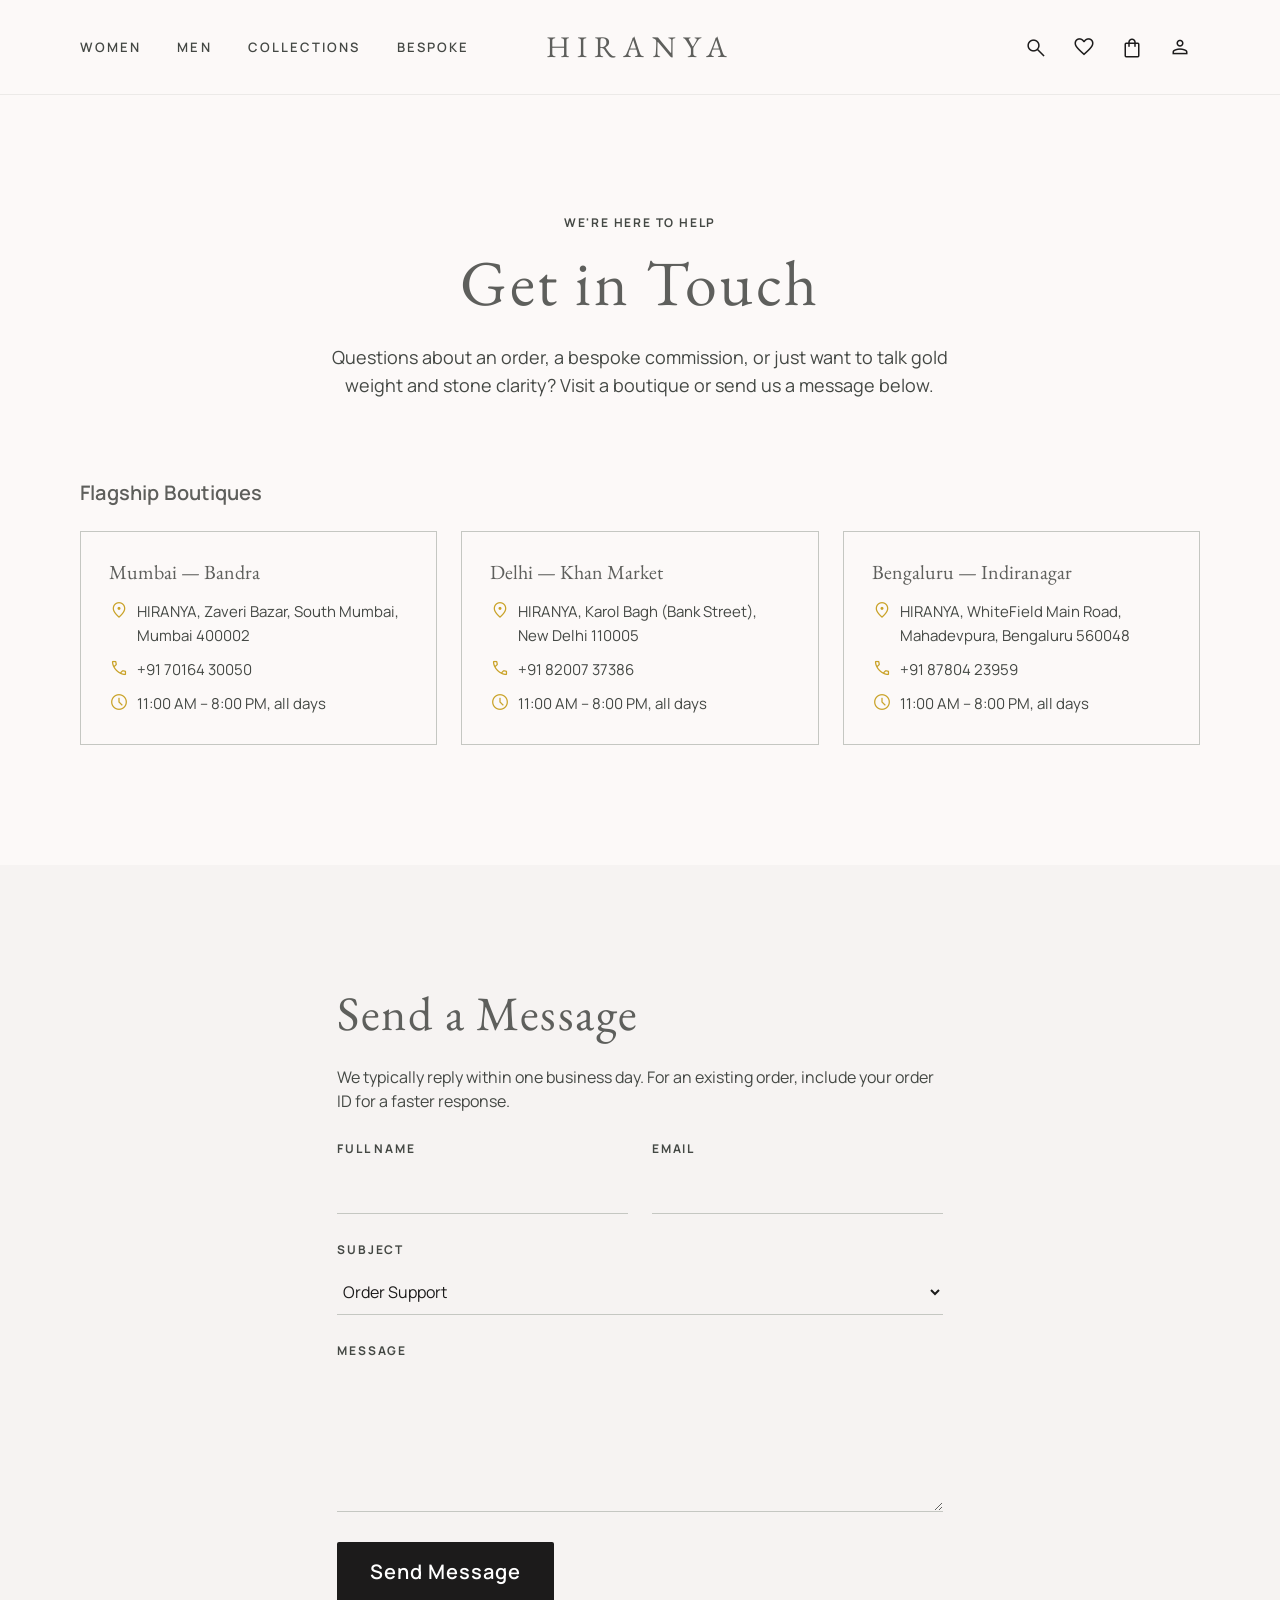
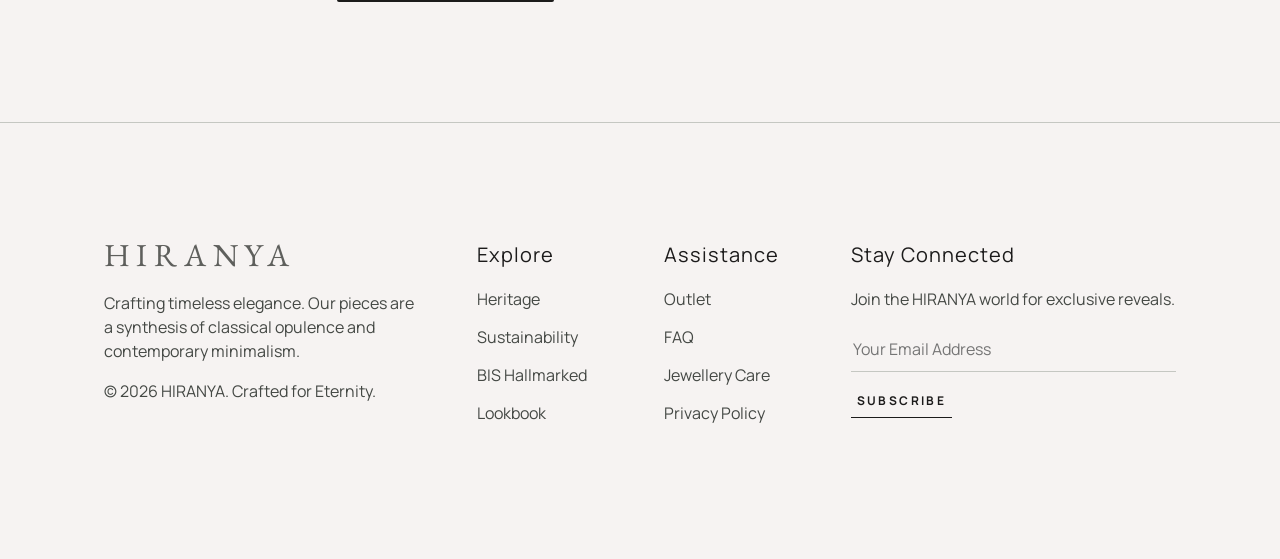
<file: contact.html>
<!DOCTYPE html>
<html lang="en">
<head>
<meta charset="UTF-8">
<meta name="viewport" content="width=device-width, initial-scale=1.0">
<title>Contact HIRANYA | Boutiques &amp; Support</title>
<meta name="description" content="Reach the HIRANYA team, find a flagship boutique, or send us a message directly.">

<link rel="preconnect" href="https://fonts.googleapis.com">
<link href="https://fonts.googleapis.com/css2?family=EB+Garamond:wght@400;500;600;700&family=Manrope:wght@400;500;600;700&display=swap" rel="stylesheet">
<link href="https://fonts.googleapis.com/css2?family=Material+Symbols+Outlined:wght,FILL@100..700,0..1" rel="stylesheet">
<link href="https://cdn.jsdelivr.net/npm/bootstrap@5.3.3/dist/css/bootstrap.min.css" rel="stylesheet">

<link rel="stylesheet" href="css/style.css">
<link rel="stylesheet" href="css/contact.css">
</head>
<body data-page="contact">

<!-- ============ HEADER ============ -->
<header class="hiranya-header glass-nav">
  <nav class="hiranya-nav">
    <button class="d-lg-none btn btn-hiranya-ghost" data-bs-toggle="offcanvas" data-bs-target="#mobileMenu" aria-label="Open menu">
      <span class="material-symbols-outlined">menu</span>
    </button>
    <div class="d-none d-lg-flex hiranya-nav-links">
      <a href="shop.html?category=Women" data-nav-link class="nav-underline">Women</a>
      <a href="shop.html?category=Men" data-nav-link class="nav-underline">Men</a>
      <a href="shop.html" data-nav-link class="nav-underline">Collections</a>
      <a href="lookbook.html" data-nav-link class="nav-underline">Bespoke</a>
    </div>
    <a href="index.html" class="hiranya-logo">HIRANYA</a>
    <div class="d-flex align-items-center gap-2 hiranya-nav-icons">
      <button data-search-open aria-label="Search"><span class="material-symbols-outlined">search</span></button>
      <a href="wishlist.html" class="position-relative d-inline-flex" aria-label="Wishlist">
        <span class="material-symbols-outlined">favorite</span>
        <span class="icon-badge" data-wishlist-count style="display:none;">0</span>
      </a>
      <button class="position-relative" data-bs-toggle="offcanvas" data-bs-target="#cartOffcanvas" aria-label="Shopping bag">
        <span class="material-symbols-outlined">shopping_bag</span>
        <span class="icon-badge" data-cart-count style="display:none;">0</span>
      </button>
      <a href="account.html" class="d-none d-lg-inline-flex" aria-label="Account"><span class="material-symbols-outlined">person</span></a>
    </div>
  </nav>
</header>

<!-- ============ MOBILE MENU ============ -->
<div class="offcanvas offcanvas-start hiranya-offcanvas" tabindex="-1" id="mobileMenu">
  <div class="offcanvas-header">
    <span class="hiranya-logo">HIRANYA</span>
    <button type="button" class="btn-close" data-bs-dismiss="offcanvas" aria-label="Close"></button>
  </div>
  <div class="offcanvas-body">
    <a href="shop.html?category=Women" class="nav-link-mobile">Women</a>
    <a href="shop.html?category=Men" class="nav-link-mobile">Men</a>
    <a href="shop.html" class="nav-link-mobile">Collections</a>
    <a href="lookbook.html" class="nav-link-mobile">Bespoke</a>
    <a href="account.html" class="nav-link-mobile">Account</a>
  </div>
</div>

<!-- ============ CART DRAWER ============ -->
<div class="offcanvas offcanvas-end" tabindex="-1" id="cartOffcanvas">
  <div class="offcanvas-header">
    <h2 class="offcanvas-title">Your Bag</h2>
    <button type="button" class="btn-close" data-bs-dismiss="offcanvas" aria-label="Close"></button>
  </div>
  <div class="offcanvas-body d-flex flex-column">
    <div id="cartDrawerBody" class="flex-grow-1"></div>
    <div id="cartDrawerFooter" class="border-top pt-3 mt-3 d-none" style="border-color: var(--hiranya-outline-variant) !important;">
      <div class="d-flex justify-content-between mb-3">
        <span class="body-md">Subtotal</span>
        <span class="body-md fw-semibold" id="cartDrawerSubtotal">₹0</span>
      </div>
      <a href="cart.html" class="btn btn-hiranya-outline w-100 mb-2 text-center">View Bag</a>
      <a href="checkout.html" class="btn btn-hiranya-primary w-100 text-center">Checkout</a>
    </div>
  </div>
</div>

<!-- ============ SEARCH OVERLAY ============ -->
<div class="search-overlay" id="searchOverlay">
  <div class="search-panel">
    <div class="d-flex align-items-center gap-3 mb-4">
      <span class="material-symbols-outlined text-on-surface-var">search</span>
      <input type="text" id="searchInput" class="search-input-lg" placeholder="Search necklaces, rings, collections…" aria-label="Search HIRANYA">
      <button data-search-close class="btn btn-hiranya-ghost" aria-label="Close search"><span class="material-symbols-outlined">close</span></button>
    </div>
    <div id="searchSuggested" class="mb-4"></div>
    <div id="searchResults"></div>
  </div>
</div>

<!-- ============ MAIN ============ -->
<main style="padding-top:0;">

  <section class="section container-hiranya" style="padding-bottom:64px;">
    <div class="row justify-content-center text-center">
      <div class="col-lg-7">
        <span class="label-caps text-on-surface-var d-block mb-3">We're Here to Help</span>
        <h1 class="display-lg mb-4">Get in Touch</h1>
        <p class="body-lg text-on-surface-var">Questions about an order, a bespoke commission, or just want to talk gold weight and stone clarity? Visit a boutique or send us a message below.</p>
      </div>
    </div>
  </section>

  <!-- Boutiques -->
  <section class="container-hiranya" style="padding-bottom: var(--section-stack);">
    <h2 class="title-md mb-4">Flagship Boutiques</h2>
    <div class="row g-4">
      <div class="col-md-4">
        <div class="store-card">
          <h3>Mumbai — Bandra</h3>
          <p><span class="material-symbols-outlined">location_on</span>HIRANYA, Zaveri Bazar, South Mumbai, Mumbai 400002</p>
          <p><span class="material-symbols-outlined">call</span>+91 70164 30050</p>
          <p><span class="material-symbols-outlined">schedule</span>11:00 AM – 8:00 PM, all days</p>
        </div>
      </div>
      <div class="col-md-4">
        <div class="store-card">
          <h3>Delhi — Khan Market</h3>
          <p><span class="material-symbols-outlined">location_on</span>HIRANYA, Karol Bagh (Bank Street), New Delhi 110005</p>
          <p><span class="material-symbols-outlined">call</span>+91 82007 37386</p>
          <p><span class="material-symbols-outlined">schedule</span>11:00 AM – 8:00 PM, all days</p>
        </div>
      </div>
      <div class="col-md-4">
        <div class="store-card">
          <h3>Bengaluru — Indiranagar</h3>
          <p><span class="material-symbols-outlined">location_on</span>HIRANYA, WhiteField Main Road, Mahadevpura, Bengaluru 560048</p>
          <p><span class="material-symbols-outlined">call</span>+91 87804 23959</p>
          <p><span class="material-symbols-outlined">schedule</span>11:00 AM – 8:00 PM, all days</p>
        </div>
      </div>
    </div>
    
  </section>

  <!-- Contact form -->
  <section class="bg-container-low" style="padding: var(--section-stack) 0;">
    <div class="container-hiranya row g-5 justify-content-center">
      <div class="col-lg-7">
        <h2 class="display-md mb-4">Send a Message</h2>
        <p class="body-md text-on-surface-var mb-4">We typically reply within one business day. For an existing order, include your order ID for a faster response.</p>
        <form id="contactForm" novalidate>
          <div class="row g-4 mb-4">
            <div class="col-md-6">
              <label for="contactName" class="form-label-caps">Full Name</label>
              <input type="text" id="contactName" name="name" class="input-underline" required>
            </div>
            <div class="col-md-6">
              <label for="contactEmail" class="form-label-caps">Email</label>
              <input type="email" id="contactEmail" name="email" class="input-underline" required>
            </div>
          </div>
          <div class="mb-4">
            <label for="contactSubject" class="form-label-caps">Subject</label>
            <select id="contactSubject" name="subject" class="input-underline">
              <option>Order Support</option>
              <option>Bespoke Commission</option>
              <option>Store Appointment</option>
              <option>Press &amp; Partnerships</option>
              <option>Something Else</option>
            </select>
          </div>
          <div class="mb-4">
            <label for="contactMessage" class="form-label-caps">Message</label>
            <textarea id="contactMessage" name="message" rows="5" class="input-underline" required></textarea>
          </div>
          <button type="submit" class="btn btn-hiranya-primary">Send Message</button>
        </form>
      </div>
    </div>
  </section>

</main>

<!-- ============ FOOTER ============ -->
<footer class="hiranya-footer">
  <div class="footer-inner row g-5">
    <div class="col-12 col-md-4">
      <div class="footer-brand">HIRANYA</div>
      <p class="body-md text-on-surface-var mb-3" style="max-width:320px;">Crafting timeless elegance. Our pieces are a synthesis of classical opulence and contemporary minimalism.</p>
      <p class="body-md text-on-surface-var">© 2026 HIRANYA. Crafted for Eternity.</p>
    </div>
    <div class="col-6 col-md-2">
      <h4>Explore</h4>
      <ul>
        <li><a href="about.html">Heritage</a></li>
        <li><a href="about.html#sustainability">Sustainability</a></li>
        <li><a href="faq.html#hallmark">BIS Hallmarked</a></li>
        <li><a href="lookbook.html">Lookbook</a></li>
      </ul>
    </div>
    <div class="col-6 col-md-2">
      <h4>Assistance</h4>
      <ul>
        <li><a href="contact.html">Outlet</a></li>
        <li><a href="faq.html">FAQ</a></li>
        <li><a href="jewellery-care.html">Jewellery Care</a></li>
        <li><a href="privacy policy.html">Privacy Policy</a></li>
      </ul>
    </div>
    <div class="col-12 col-md-4">
      <h4>Stay Connected</h4>
      <p class="body-md text-on-surface-var mb-3">Join the HIRANYA world for exclusive reveals.</p>
      <form class="newsletter-form d-flex flex-column gap-3" id="footerNewsletterForm">
        <input type="email" required placeholder="Your Email Address">
        <button type="submit">Subscribe</button>
      </form>
    </div>
  </div>
 
</footer>

<script src="https://cdn.jsdelivr.net/npm/bootstrap@5.3.3/dist/js/bootstrap.bundle.min.js"></script>
<script src="js/app.js"></script>
<script src="js/notifications.js"></script>
<script src="js/products.js"></script>
<script src="js/wishlist.js"></script>
<script src="js/cart.js"></script>
<script src="js/navigation.js"></script>
<script src="js/search.js"></script>
<script>
  document.getElementById("footerNewsletterForm")?.addEventListener("submit", (e) => {
    e.preventDefault();
    hiranyaToast("Thank you — you're on the list", "mail");
    e.target.reset();
  });

  document.getElementById("contactForm")?.addEventListener("submit", (e) => {
    e.preventDefault();
    const form = e.target;
    if (!form.checkValidity()) {
      form.reportValidity();
      return;
    }
    hiranyaToast("Message Sent — we'll reply within one business day", "mark_email_read");
    form.reset();
  });
</script>
</body>
</html>
</file>
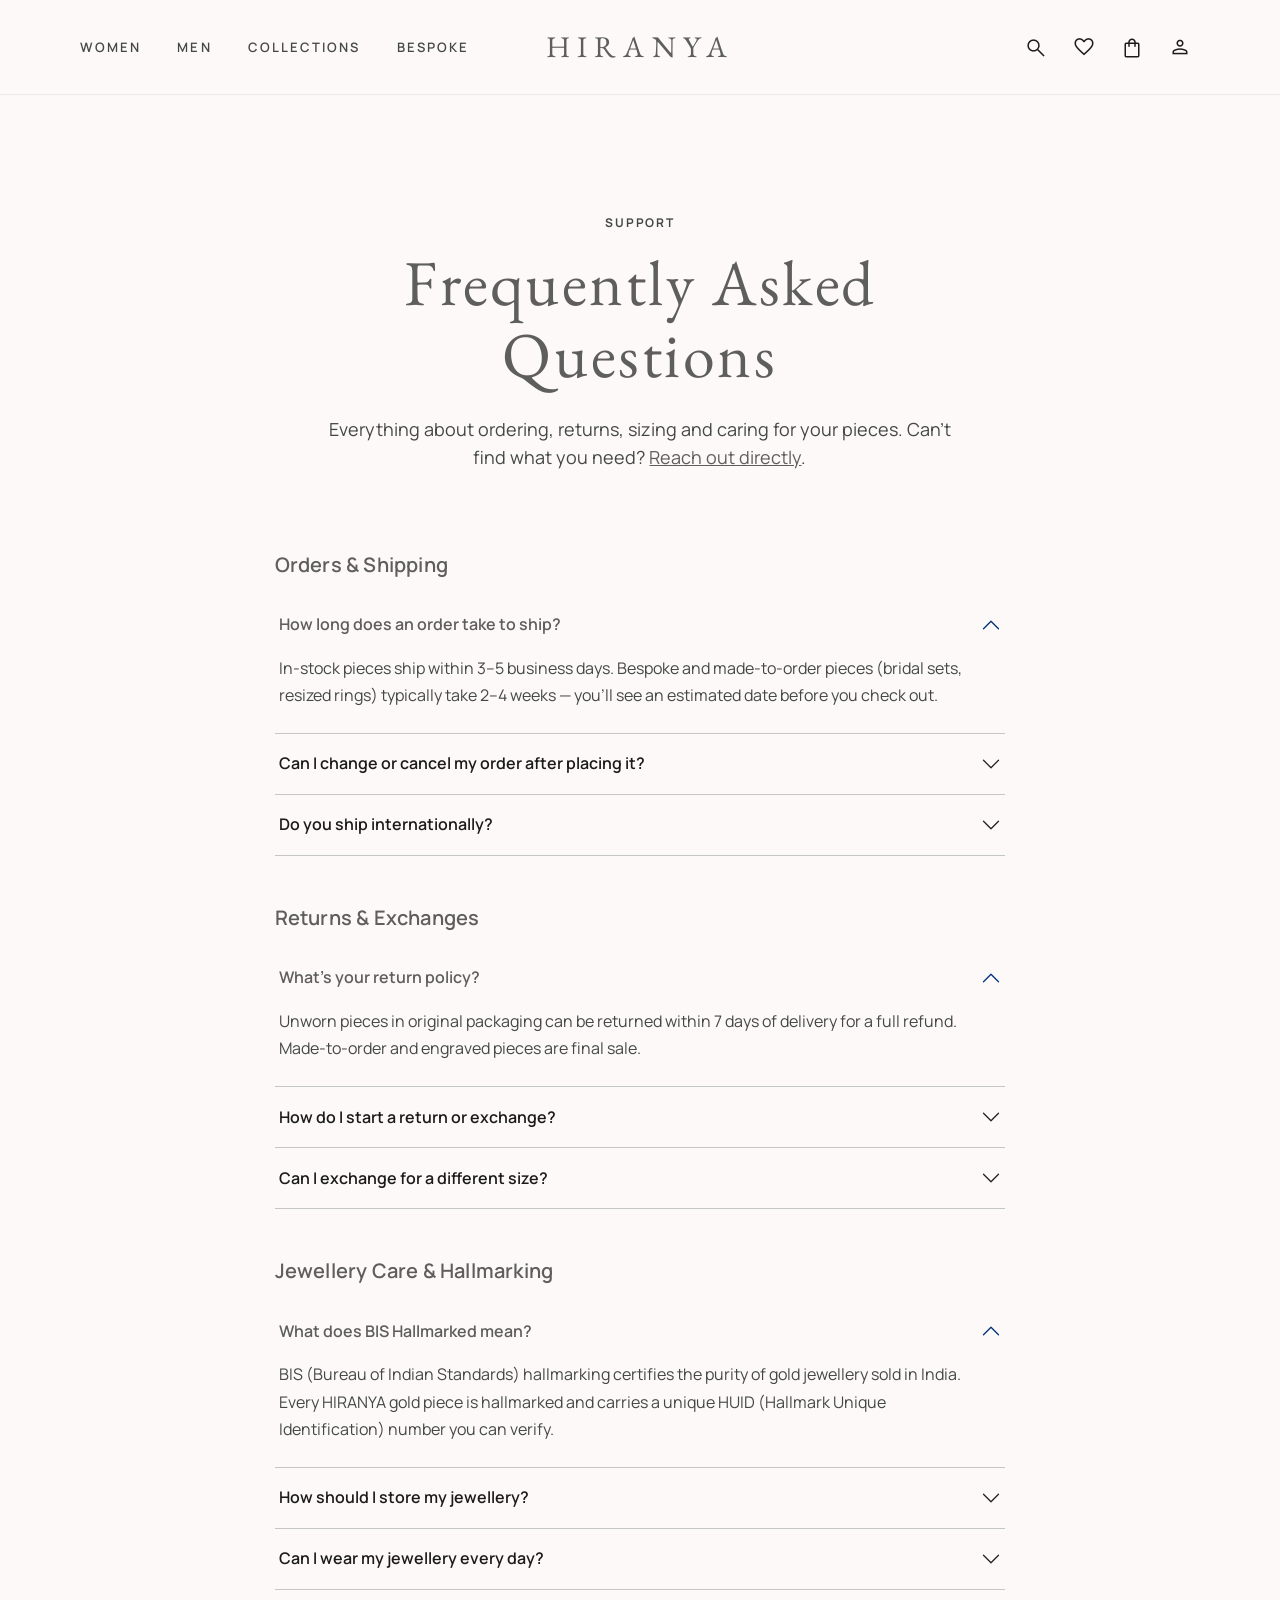
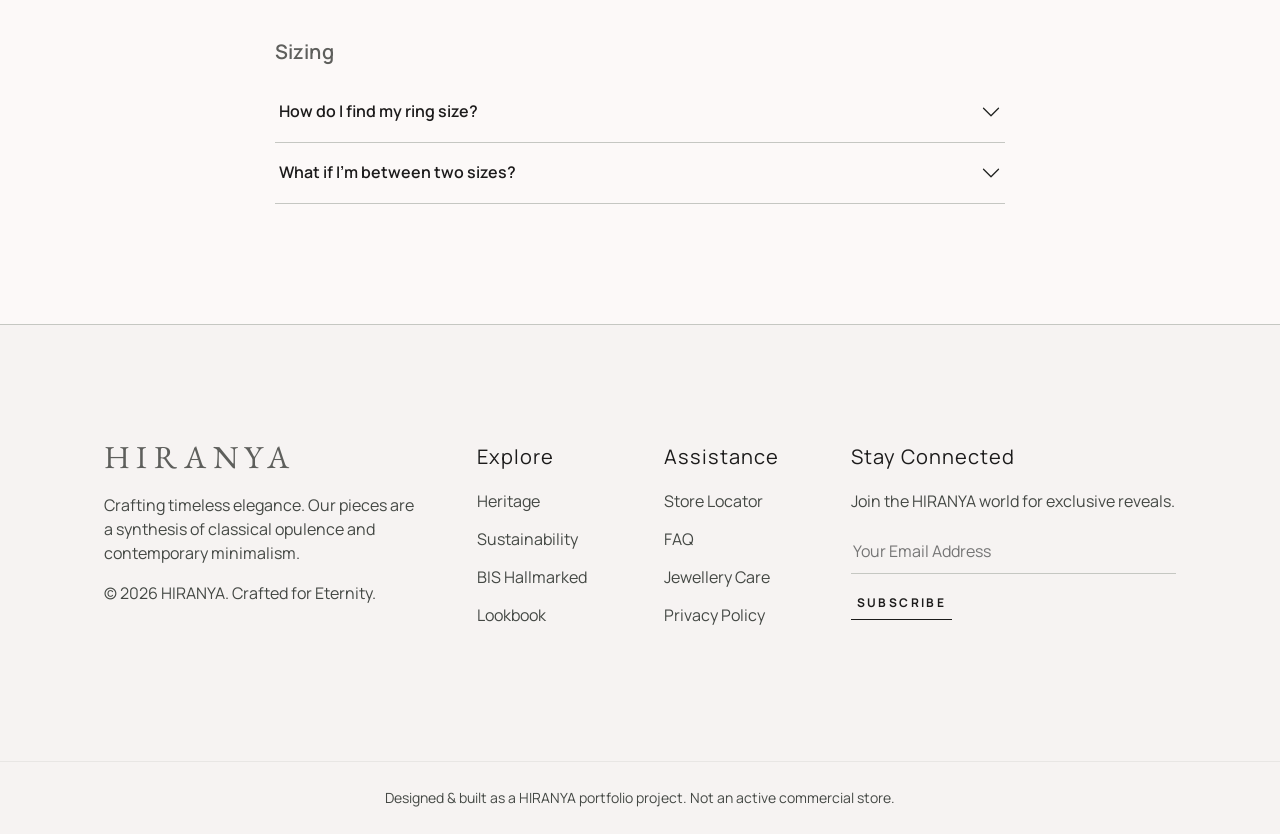
<file: faq.html>
<!DOCTYPE html>
<html lang="en">
<head>
<meta charset="UTF-8">
<meta name="viewport" content="width=device-width, initial-scale=1.0">
<title>FAQ | HIRANYA</title>
<meta name="description" content="Answers about HIRANYA orders, shipping, returns, sizing, BIS hallmarking and jewellery care.">

<link rel="preconnect" href="https://fonts.googleapis.com">
<link href="https://fonts.googleapis.com/css2?family=EB+Garamond:wght@400;500;600;700&family=Manrope:wght@400;500;600;700&display=swap" rel="stylesheet">
<link href="https://fonts.googleapis.com/css2?family=Material+Symbols+Outlined:wght,FILL@100..700,0..1" rel="stylesheet">
<link href="https://cdn.jsdelivr.net/npm/bootstrap@5.3.3/dist/css/bootstrap.min.css" rel="stylesheet">

<link rel="stylesheet" href="css/style.css">
<link rel="stylesheet" href="css/faq.css">
</head>
<body data-page="faq">

<!-- ============ HEADER ============ -->
<header class="hiranya-header glass-nav">
  <nav class="hiranya-nav">
    <button class="d-lg-none btn btn-hiranya-ghost" data-bs-toggle="offcanvas" data-bs-target="#mobileMenu" aria-label="Open menu">
      <span class="material-symbols-outlined">menu</span>
    </button>
    <div class="d-none d-lg-flex hiranya-nav-links">
      <a href="shop.html?category=Women" data-nav-link class="nav-underline">Women</a>
      <a href="shop.html?category=Men" data-nav-link class="nav-underline">Men</a>
      <a href="shop.html" data-nav-link class="nav-underline">Collections</a>
      <a href="lookbook.html" data-nav-link class="nav-underline">Bespoke</a>
    </div>
    <a href="index.html" class="hiranya-logo">HIRANYA</a>
    <div class="d-flex align-items-center gap-2 hiranya-nav-icons">
      <button data-search-open aria-label="Search"><span class="material-symbols-outlined">search</span></button>
      <a href="wishlist.html" class="position-relative d-inline-flex" aria-label="Wishlist">
        <span class="material-symbols-outlined">favorite</span>
        <span class="icon-badge" data-wishlist-count style="display:none;">0</span>
      </a>
      <button class="position-relative" data-bs-toggle="offcanvas" data-bs-target="#cartOffcanvas" aria-label="Shopping bag">
        <span class="material-symbols-outlined">shopping_bag</span>
        <span class="icon-badge" data-cart-count style="display:none;">0</span>
      </button>
      <a href="account.html" class="d-none d-lg-inline-flex" aria-label="Account"><span class="material-symbols-outlined">person</span></a>
    </div>
  </nav>
</header>

<!-- ============ MOBILE MENU ============ -->
<div class="offcanvas offcanvas-start hiranya-offcanvas" tabindex="-1" id="mobileMenu">
  <div class="offcanvas-header">
    <span class="hiranya-logo">HIRANYA</span>
    <button type="button" class="btn-close" data-bs-dismiss="offcanvas" aria-label="Close"></button>
  </div>
  <div class="offcanvas-body">
    <a href="shop.html?category=Women" class="nav-link-mobile">Women</a>
    <a href="shop.html?category=Men" class="nav-link-mobile">Men</a>
    <a href="shop.html" class="nav-link-mobile">Collections</a>
    <a href="lookbook.html" class="nav-link-mobile">Bespoke</a>
    <a href="account.html" class="nav-link-mobile">Account</a>
  </div>
</div>

<!-- ============ CART DRAWER ============ -->
<div class="offcanvas offcanvas-end" tabindex="-1" id="cartOffcanvas">
  <div class="offcanvas-header">
    <h2 class="offcanvas-title">Your Bag</h2>
    <button type="button" class="btn-close" data-bs-dismiss="offcanvas" aria-label="Close"></button>
  </div>
  <div class="offcanvas-body d-flex flex-column">
    <div id="cartDrawerBody" class="flex-grow-1"></div>
    <div id="cartDrawerFooter" class="border-top pt-3 mt-3 d-none" style="border-color: var(--hiranya-outline-variant) !important;">
      <div class="d-flex justify-content-between mb-3">
        <span class="body-md">Subtotal</span>
        <span class="body-md fw-semibold" id="cartDrawerSubtotal">₹0</span>
      </div>
      <a href="cart.html" class="btn btn-hiranya-outline w-100 mb-2 text-center">View Bag</a>
      <a href="checkout.html" class="btn btn-hiranya-primary w-100 text-center">Checkout</a>
    </div>
  </div>
</div>

<!-- ============ SEARCH OVERLAY ============ -->
<div class="search-overlay" id="searchOverlay">
  <div class="search-panel">
    <div class="d-flex align-items-center gap-3 mb-4">
      <span class="material-symbols-outlined text-on-surface-var">search</span>
      <input type="text" id="searchInput" class="search-input-lg" placeholder="Search necklaces, rings, collections…" aria-label="Search HIRANYA">
      <button data-search-close class="btn btn-hiranya-ghost" aria-label="Close search"><span class="material-symbols-outlined">close</span></button>
    </div>
    <div id="searchSuggested" class="mb-4"></div>
    <div id="searchResults"></div>
  </div>
</div>

<!-- ============ MAIN ============ -->
<main style="padding-top:0;">

  <section class="section container-hiranya" style="padding-bottom:48px;">
    <div class="row justify-content-center text-center">
      <div class="col-lg-7">
        <span class="label-caps text-on-surface-var d-block mb-3">Support</span>
        <h1 class="display-lg mb-4">Frequently Asked Questions</h1>
        <p class="body-lg text-on-surface-var">Everything about ordering, returns, sizing and caring for your pieces. Can't find what you need? <a href="contact.html" class="text-primary-brand">Reach out directly</a>.</p>
      </div>
    </div>
  </section>

  <section class="container-hiranya" style="padding-bottom: var(--section-stack);">
    <div class="row g-5">
      <div class="col-lg-8 mx-auto">

        <h2 class="title-md mb-3 pt-3">Orders &amp; Shipping</h2>
        <div class="accordion hiranya-accordion mb-5" id="accordionOrders">
      <div class="accordion-item">
        <h3 class="accordion-header">
          <button class="accordion-button " type="button" data-bs-toggle="collapse" data-bs-target="#faqOrders1" aria-expanded="true" aria-controls="faqOrders1">
            How long does an order take to ship?
          </button>
        </h3>
        <div id="faqOrders1" class="accordion-collapse collapse show" data-bs-parent="#accordionOrders">
          <div class="accordion-body body-md text-on-surface-var">In-stock pieces ship within 3–5 business days. Bespoke and made-to-order pieces (bridal sets, resized rings) typically take 2–4 weeks — you'll see an estimated date before you check out.</div>
        </div>
      </div>
      <div class="accordion-item">
        <h3 class="accordion-header">
          <button class="accordion-button collapsed" type="button" data-bs-toggle="collapse" data-bs-target="#faqOrders2" aria-expanded="false" aria-controls="faqOrders2">
            Can I change or cancel my order after placing it?
          </button>
        </h3>
        <div id="faqOrders2" class="accordion-collapse collapse " data-bs-parent="#accordionOrders">
          <div class="accordion-body body-md text-on-surface-var">Yes, within 24 hours of placing your order, as long as it hasn't entered production or shipped. Reach out through the Contact page with your order ID and we'll take it from there.</div>
        </div>
      </div>
      <div class="accordion-item">
        <h3 class="accordion-header">
          <button class="accordion-button collapsed" type="button" data-bs-toggle="collapse" data-bs-target="#faqOrders3" aria-expanded="false" aria-controls="faqOrders3">
            Do you ship internationally?
          </button>
        </h3>
        <div id="faqOrders3" class="accordion-collapse collapse " data-bs-parent="#accordionOrders">
          <div class="accordion-body body-md text-on-surface-var">Currently we ship across India with complimentary insured shipping. International shipping is being piloted for select cities — get in touch and we'll confirm whether we can reach you.</div>
        </div>
      </div></div>

        <h2 class="title-md mb-3">Returns &amp; Exchanges</h2>
        <div class="accordion hiranya-accordion mb-5" id="accordionReturns">
      <div class="accordion-item">
        <h3 class="accordion-header">
          <button class="accordion-button " type="button" data-bs-toggle="collapse" data-bs-target="#faqReturns1" aria-expanded="true" aria-controls="faqReturns1">
            What's your return policy?
          </button>
        </h3>
        <div id="faqReturns1" class="accordion-collapse collapse show" data-bs-parent="#accordionReturns">
          <div class="accordion-body body-md text-on-surface-var">Unworn pieces in original packaging can be returned within 7 days of delivery for a full refund. Made-to-order and engraved pieces are final sale.</div>
        </div>
      </div>
      <div class="accordion-item">
        <h3 class="accordion-header">
          <button class="accordion-button collapsed" type="button" data-bs-toggle="collapse" data-bs-target="#faqReturns2" aria-expanded="false" aria-controls="faqReturns2">
            How do I start a return or exchange?
          </button>
        </h3>
        <div id="faqReturns2" class="accordion-collapse collapse " data-bs-parent="#accordionReturns">
          <div class="accordion-body body-md text-on-surface-var">Contact us with your order ID through the Contact page — we'll send a prepaid return label and walk you through the rest.</div>
        </div>
      </div>
      <div class="accordion-item">
        <h3 class="accordion-header">
          <button class="accordion-button collapsed" type="button" data-bs-toggle="collapse" data-bs-target="#faqReturns3" aria-expanded="false" aria-controls="faqReturns3">
            Can I exchange for a different size?
          </button>
        </h3>
        <div id="faqReturns3" class="accordion-collapse collapse " data-bs-parent="#accordionReturns">
          <div class="accordion-body body-md text-on-surface-var">Yes — ring and bangle size exchanges are complimentary within 30 days, subject to the new size being in stock.</div>
        </div>
      </div></div>

        <h2 id="hallmark" class="title-md mb-3">Jewellery Care &amp; Hallmarking</h2>
        <div class="accordion hiranya-accordion mb-5" id="accordionCare">
      <div class="accordion-item">
        <h3 class="accordion-header">
          <button class="accordion-button " type="button" data-bs-toggle="collapse" data-bs-target="#faqCare1" aria-expanded="true" aria-controls="faqCare1">
            What does BIS Hallmarked mean?
          </button>
        </h3>
        <div id="faqCare1" class="accordion-collapse collapse show" data-bs-parent="#accordionCare">
          <div class="accordion-body body-md text-on-surface-var">BIS (Bureau of Indian Standards) hallmarking certifies the purity of gold jewellery sold in India. Every HIRANYA gold piece is hallmarked and carries a unique HUID (Hallmark Unique Identification) number you can verify.</div>
        </div>
      </div>
      <div class="accordion-item">
        <h3 class="accordion-header">
          <button class="accordion-button collapsed" type="button" data-bs-toggle="collapse" data-bs-target="#faqCare2" aria-expanded="false" aria-controls="faqCare2">
            How should I store my jewellery?
          </button>
        </h3>
        <div id="faqCare2" class="accordion-collapse collapse " data-bs-parent="#accordionCare">
          <div class="accordion-body body-md text-on-surface-var">Store pieces separately in soft pouches or a lined box to prevent scratching — gemstones and gold both mark easily against each other. Keep away from direct sunlight and humidity.</div>
        </div>
      </div>
      <div class="accordion-item">
        <h3 class="accordion-header">
          <button class="accordion-button collapsed" type="button" data-bs-toggle="collapse" data-bs-target="#faqCare3" aria-expanded="false" aria-controls="faqCare3">
            Can I wear my jewellery every day?
          </button>
        </h3>
        <div id="faqCare3" class="accordion-collapse collapse " data-bs-parent="#accordionCare">
          <div class="accordion-body body-md text-on-surface-var">Our Everyday collection is built for daily wear. For finer bridal and Polki pieces, we'd recommend saving them for occasions — see our full <a href="jewellery-care.html">Jewellery Care guide</a> for metal- and stone-specific advice.</div>
        </div>
      </div></div>

        <h2 class="title-md mb-3">Sizing</h2>
        <div class="accordion hiranya-accordion" id="accordionSizing">
      <div class="accordion-item">
        <h3 class="accordion-header">
          <button class="accordion-button collapsed" type="button" data-bs-toggle="collapse" data-bs-target="#faqSizing1" aria-expanded="false" aria-controls="faqSizing1">
            How do I find my ring size?
          </button>
        </h3>
        <div id="faqSizing1" class="accordion-collapse collapse " data-bs-parent="#accordionSizing">
          <div class="accordion-body body-md text-on-surface-var">Wrap a strip of paper around your finger, mark where it overlaps, and measure the length in millimetres — our Size Guide (linked from any ring's product page) converts that to a HIRANYA size.</div>
        </div>
      </div>
      <div class="accordion-item">
        <h3 class="accordion-header">
          <button class="accordion-button collapsed" type="button" data-bs-toggle="collapse" data-bs-target="#faqSizing2" aria-expanded="false" aria-controls="faqSizing2">
            What if I'm between two sizes?
          </button>
        </h3>
        <div id="faqSizing2" class="accordion-collapse collapse " data-bs-parent="#accordionSizing">
          <div class="accordion-body body-md text-on-surface-var">We'd recommend sizing up — a ring that's slightly loose is more comfortable long-term than one that's tight, and resizing up later is simpler than sizing down.</div>
        </div>
      </div></div>

      </div>
    </div>
  </section>

</main>

<!-- ============ FOOTER ============ -->
<footer class="hiranya-footer">
  <div class="footer-inner row g-5">
    <div class="col-12 col-md-4">
      <div class="footer-brand">HIRANYA</div>
      <p class="body-md text-on-surface-var mb-3" style="max-width:320px;">Crafting timeless elegance. Our pieces are a synthesis of classical opulence and contemporary minimalism.</p>
      <p class="body-md text-on-surface-var">© 2026 HIRANYA. Crafted for Eternity.</p>
    </div>
    <div class="col-6 col-md-2">
      <h4>Explore</h4>
      <ul>
        <li><a href="about.html">Heritage</a></li>
        <li><a href="about.html#sustainability">Sustainability</a></li>
        <li><a href="faq.html#hallmark">BIS Hallmarked</a></li>
        <li><a href="lookbook.html">Lookbook</a></li>
      </ul>
    </div>
    <div class="col-6 col-md-2">
      <h4>Assistance</h4>
      <ul>
        <li><a href="contact.html">Store Locator</a></li>
        <li><a href="faq.html">FAQ</a></li>
        <li><a href="jewellery-care.html">Jewellery Care</a></li>
        <li><a href="privacy policy.html">Privacy Policy</a></li>
      </ul>
    </div>
    <div class="col-12 col-md-4">
      <h4>Stay Connected</h4>
      <p class="body-md text-on-surface-var mb-3">Join the HIRANYA world for exclusive reveals.</p>
      <form class="newsletter-form d-flex flex-column gap-3" id="footerNewsletterForm">
        <input type="email" required placeholder="Your Email Address">
        <button type="submit">Subscribe</button>
      </form>
    </div>
  </div>
  <div class="footer-bottom">Designed &amp; built as a HIRANYA portfolio project. Not an active commercial store.</div>
</footer>

<script src="https://cdn.jsdelivr.net/npm/bootstrap@5.3.3/dist/js/bootstrap.bundle.min.js"></script>
<script src="js/app.js"></script>
<script src="js/notifications.js"></script>
<script src="js/products.js"></script>
<script src="js/wishlist.js"></script>
<script src="js/cart.js"></script>
<script src="js/navigation.js"></script>
<script src="js/search.js"></script>
<script>
  document.getElementById("footerNewsletterForm")?.addEventListener("submit", (e) => {
    e.preventDefault();
    hiranyaToast("Thank you — you're on the list", "mail");
    e.target.reset();
  });
</script>
</body>
</html>
</file>
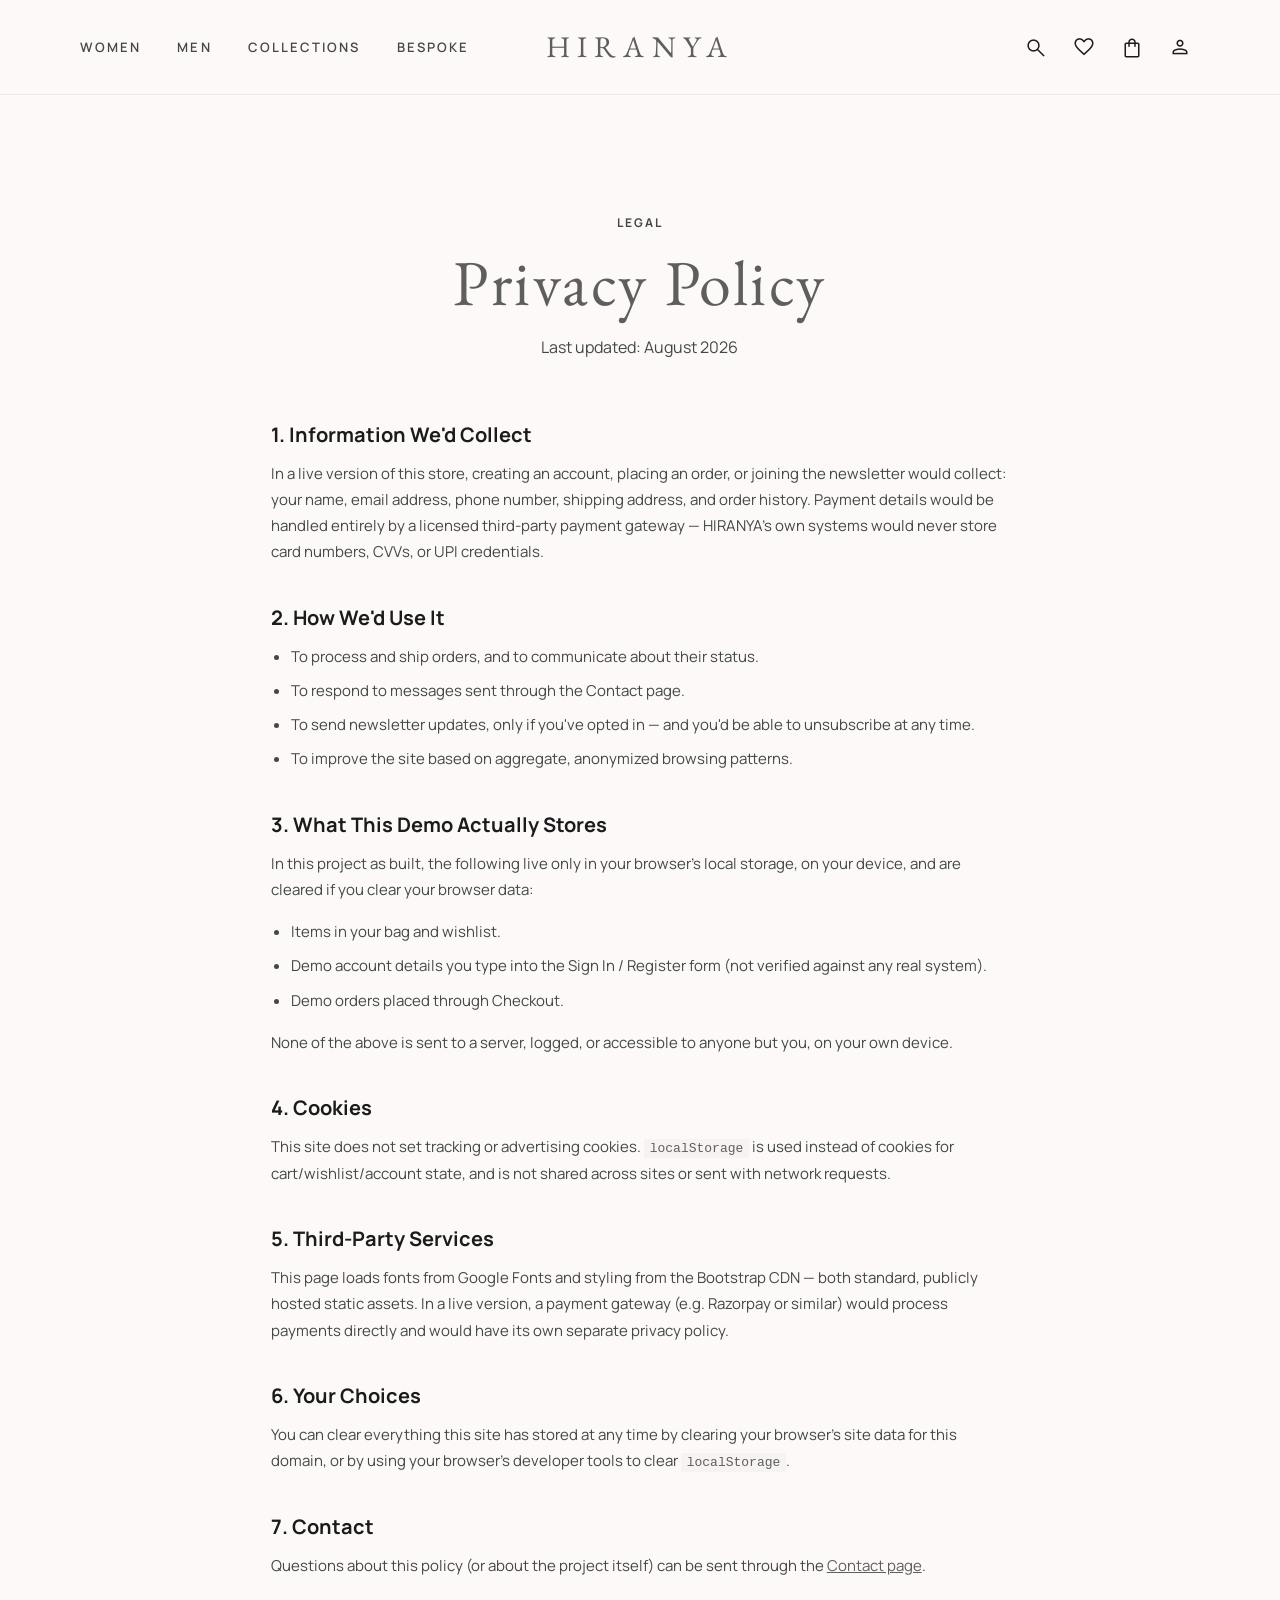
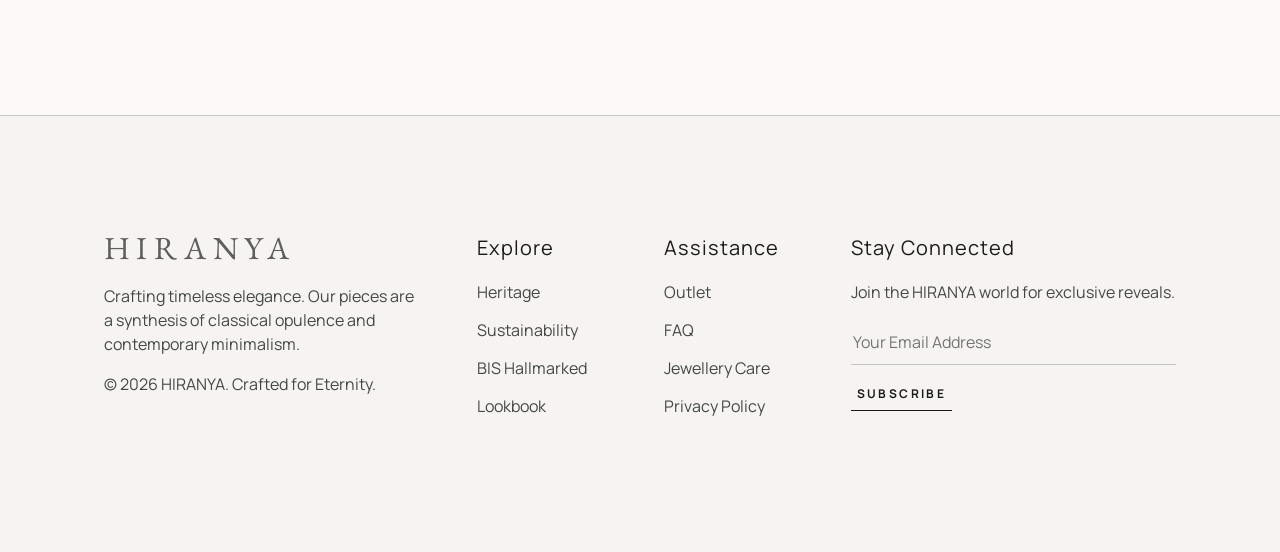
<file: privacy policy.html>
<!DOCTYPE html>
<html lang="en">
<head>
<meta charset="UTF-8">
<meta name="viewport" content="width=device-width, initial-scale=1.0">
<title>Privacy Policy | HIRANYA</title>
<meta name="description" content="How this HIRANYA portfolio project handles data — and what it doesn't collect.">

<link rel="preconnect" href="https://fonts.googleapis.com">
<link href="https://fonts.googleapis.com/css2?family=EB+Garamond:wght@400;500;600;700&family=Manrope:wght@400;500;600;700&display=swap" rel="stylesheet">
<link href="https://fonts.googleapis.com/css2?family=Material+Symbols+Outlined:wght,FILL@100..700,0..1" rel="stylesheet">
<link href="https://cdn.jsdelivr.net/npm/bootstrap@5.3.3/dist/css/bootstrap.min.css" rel="stylesheet">

<link rel="stylesheet" href="css/style.css">
<link rel="stylesheet" href="css/privacy.css">
</head>
<body data-page="privacy">

<!-- ============ HEADER ============ -->
<header class="hiranya-header glass-nav">
  <nav class="hiranya-nav">
    <button class="d-lg-none btn btn-hiranya-ghost" data-bs-toggle="offcanvas" data-bs-target="#mobileMenu" aria-label="Open menu">
      <span class="material-symbols-outlined">menu</span>
    </button>
    <div class="d-none d-lg-flex hiranya-nav-links">
      <a href="shop.html?category=Women" data-nav-link class="nav-underline">Women</a>
      <a href="shop.html?category=Men" data-nav-link class="nav-underline">Men</a>
      <a href="shop.html" data-nav-link class="nav-underline">Collections</a>
      <a href="lookbook.html" data-nav-link class="nav-underline">Bespoke</a>
    </div>
    <a href="index.html" class="hiranya-logo">HIRANYA</a>
    <div class="d-flex align-items-center gap-2 hiranya-nav-icons">
      <button data-search-open aria-label="Search"><span class="material-symbols-outlined">search</span></button>
      <a href="wishlist.html" class="position-relative d-inline-flex" aria-label="Wishlist">
        <span class="material-symbols-outlined">favorite</span>
        <span class="icon-badge" data-wishlist-count style="display:none;">0</span>
      </a>
      <button class="position-relative" data-bs-toggle="offcanvas" data-bs-target="#cartOffcanvas" aria-label="Shopping bag">
        <span class="material-symbols-outlined">shopping_bag</span>
        <span class="icon-badge" data-cart-count style="display:none;">0</span>
      </button>
      <a href="account.html" class="d-none d-lg-inline-flex" aria-label="Account"><span class="material-symbols-outlined">person</span></a>
    </div>
  </nav>
</header>

<!-- ============ MOBILE MENU ============ -->
<div class="offcanvas offcanvas-start hiranya-offcanvas" tabindex="-1" id="mobileMenu">
  <div class="offcanvas-header">
    <span class="hiranya-logo">HIRANYA</span>
    <button type="button" class="btn-close" data-bs-dismiss="offcanvas" aria-label="Close"></button>
  </div>
  <div class="offcanvas-body">
    <a href="shop.html?category=Women" class="nav-link-mobile">Women</a>
    <a href="shop.html?category=Men" class="nav-link-mobile">Men</a>
    <a href="shop.html" class="nav-link-mobile">Collections</a>
    <a href="lookbook.html" class="nav-link-mobile">Bespoke</a>
    
    <a href="account.html" class="nav-link-mobile">Account</a>
    <a href="shop.html" class="nav-link-mobile"></a>
    <a href="cart.html" class="nav-link-mobile"></a>
    <a href="jewellery-care.html" class="nav-link-mobile"></a>
    <a href="wishlist.html" class="nav-link-mobile"></a>
    <a href="index.html" class="nav-link-mobile"></a>
    <a href="about.html" class="nav-link-mobile"></a>
    <a href="faq.html" class="nav-link-mobile"></a>
  </div>
</div>

<!-- ============ CART DRAWER ============ -->
<div class="offcanvas offcanvas-end" tabindex="-1" id="cartOffcanvas">
  <div class="offcanvas-header">
    <h2 class="offcanvas-title">Your Bag</h2>
    <button type="button" class="btn-close" data-bs-dismiss="offcanvas" aria-label="Close"></button>
  </div>
  <div class="offcanvas-body d-flex flex-column">
    <div id="cartDrawerBody" class="flex-grow-1"></div>
    <div id="cartDrawerFooter" class="border-top pt-3 mt-3 d-none" style="border-color: var(--hiranya-outline-variant) !important;">
      <div class="d-flex justify-content-between mb-3">
        <span class="body-md">Subtotal</span>
        <span class="body-md fw-semibold" id="cartDrawerSubtotal">₹0</span>
      </div>
      <a href="cart.html" class="btn btn-hiranya-outline w-100 mb-2 text-center">View Bag</a>
      <a href="checkout.html" class="btn btn-hiranya-primary w-100 text-center">Checkout</a>
    </div>
  </div>
</div>

<!-- ============ SEARCH OVERLAY ============ -->
<div class="search-overlay" id="searchOverlay">
  <div class="search-panel">
    <div class="d-flex align-items-center gap-3 mb-4">
      <span class="material-symbols-outlined text-on-surface-var">search</span>
      <input type="text" id="searchInput" class="search-input-lg" placeholder="Search necklaces, rings, collections…" aria-label="Search HIRANYA">
      <button data-search-close class="btn btn-hiranya-ghost" aria-label="Close search"><span class="material-symbols-outlined">close</span></button>
    </div>
    <div id="searchSuggested" class="mb-4"></div>
    <div id="searchResults"></div>
  </div>
</div>

<!-- ============ MAIN ============ -->
<main style="padding-top:0;">

  <section class="section container-hiranya" style="padding-bottom:48px;">
    <div class="row justify-content-center text-center">
      <div class="col-lg-7">
        <span class="label-caps text-on-surface-var d-block mb-3">Legal</span>
        <h1 class="display-lg mb-3">Privacy Policy</h1>
        <p class="body-md text-on-surface-var">Last updated: August 2026</p>
      </div>
    </div>
  </section>

  <section class="container-hiranya" style="padding-bottom: var(--section-stack);">
    <div class="row justify-content-center">
      <div class="col-lg-8 legal-body">

        

        <h2>1. Information We'd Collect</h2>
        <p>In a live version of this store, creating an account, placing an order, or joining the newsletter would collect: your name, email address, phone number, shipping address, and order history. Payment details would be handled entirely by a licensed third-party payment gateway — HIRANYA's own systems would never store card numbers, CVVs, or UPI credentials.</p>

        <h2>2. How We'd Use It</h2>
        <ul>
          <li>To process and ship orders, and to communicate about their status.</li>
          <li>To respond to messages sent through the Contact page.</li>
          <li>To send newsletter updates, only if you've opted in — and you'd be able to unsubscribe at any time.</li>
          <li>To improve the site based on aggregate, anonymized browsing patterns.</li>
        </ul>

        <h2>3. What This Demo Actually Stores</h2>
        <p>In this project as built, the following live only in your browser's local storage, on your device, and are cleared if you clear your browser data:</p>
        <ul>
          <li>Items in your bag and wishlist.</li>
          <li>Demo account details you type into the Sign In / Register form (not verified against any real system).</li>
          <li>Demo orders placed through Checkout.</li>
        </ul>
        <p>None of the above is sent to a server, logged, or accessible to anyone but you, on your own device.</p>

        <h2>4. Cookies</h2>
        <p>This site does not set tracking or advertising cookies. <code>localStorage</code> is used instead of cookies for cart/wishlist/account state, and is not shared across sites or sent with network requests.</p>

        <h2>5. Third-Party Services</h2>
        <p>This page loads fonts from Google Fonts and styling from the Bootstrap CDN — both standard, publicly hosted static assets. In a live version, a payment gateway (e.g. Razorpay or similar) would process payments directly and would have its own separate privacy policy.</p>

        <h2>6. Your Choices</h2>
        <p>You can clear everything this site has stored at any time by clearing your browser's site data for this domain, or by using your browser's developer tools to clear <code>localStorage</code>.</p>

        <h2>7. Contact</h2>
        <p>Questions about this policy (or about the project itself) can be sent through the <a href="contact.html" class="text-primary-brand">Contact page</a>.</p>

      </div>
    </div>
  </section>

</main>

<!-- ============ FOOTER ============ -->
<footer class="hiranya-footer">
  <div class="footer-inner row g-5">
    <div class="col-12 col-md-4">
      <div class="footer-brand">HIRANYA</div>
      <p class="body-md text-on-surface-var mb-3" style="max-width:320px;">Crafting timeless elegance. Our pieces are a synthesis of classical opulence and contemporary minimalism.</p>
      <p class="body-md text-on-surface-var">© 2026 HIRANYA. Crafted for Eternity.</p>
    </div>
    <div class="col-6 col-md-2">
      <h4>Explore</h4>
      <ul>
        <li><a href="about.html">Heritage</a></li>
        <li><a href="about.html#sustainability">Sustainability</a></li>
        <li><a href="faq.html#hallmark">BIS Hallmarked</a></li>
        <li><a href="lookbook.html">Lookbook</a></li>
      </ul>
    </div>
    <div class="col-6 col-md-2">
      <h4>Assistance</h4>
      <ul>
        <li><a href="contact.html">Outlet
        </a></li>
        <li><a href="faq.html">FAQ</a></li>
        <li><a href="jewellery-care.html">Jewellery Care</a></li>
        <li><a href="privacy policy.html">Privacy Policy</a></li>
      </ul>
    </div>
    <div class="col-12 col-md-4">
      <h4>Stay Connected</h4>
      <p class="body-md text-on-surface-var mb-3">Join the HIRANYA world for exclusive reveals.</p>
      <form class="newsletter-form d-flex flex-column gap-3" id="footerNewsletterForm">
        <input type="email" required placeholder="Your Email Address">
        <button type="submit">Subscribe</button>
      </form>
    </div>
  </div>
  
</footer>

<script src="https://cdn.jsdelivr.net/npm/bootstrap@5.3.3/dist/js/bootstrap.bundle.min.js"></script>
<script src="js/app.js"></script>
<script src="js/notifications.js"></script>
<script src="js/products.js"></script>
<script src="js/wishlist.js"></script>
<script src="js/cart.js"></script>
<script src="js/navigation.js"></script>
<script src="js/search.js"></script>
<script>
  document.getElementById("footerNewsletterForm")?.addEventListener("submit", (e) => {
    e.preventDefault();
    hiranyaToast("Thank you — you're on the list", "mail");
    e.target.reset();
  });
</script>
</body>
</html>
</file>
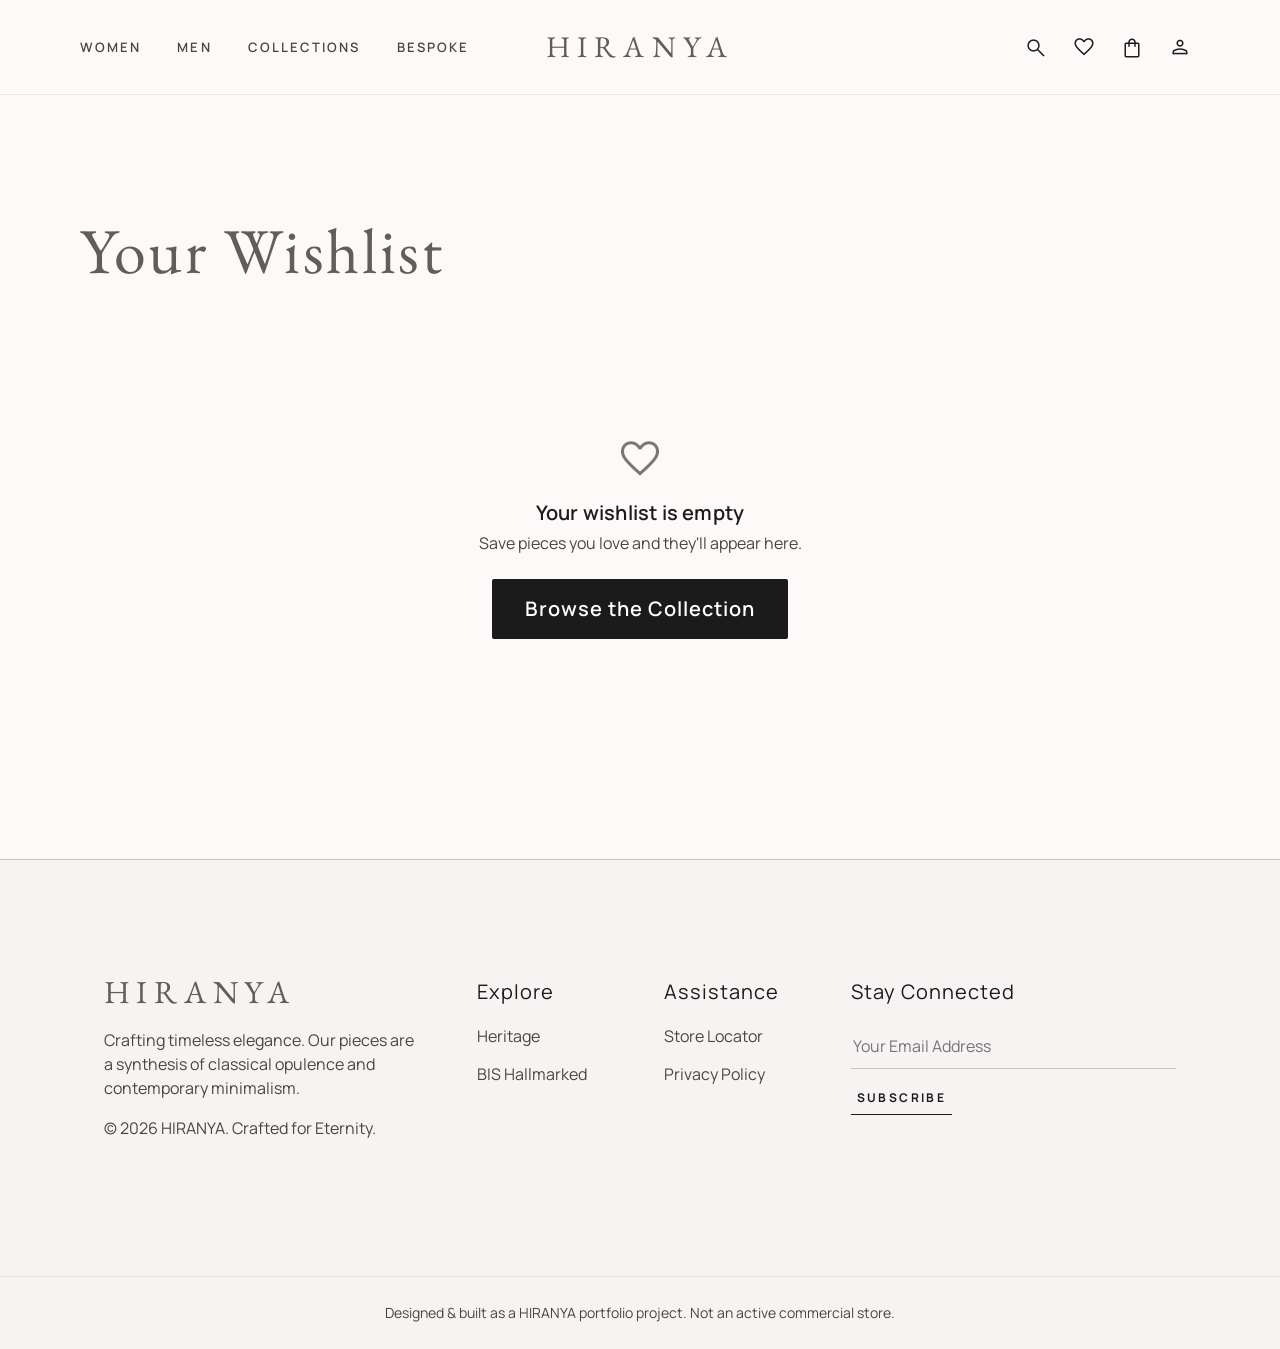
<file: wishlist.html>
<!DOCTYPE html>
<html lang="en">
<head>
<meta charset="UTF-8">
<meta name="viewport" content="width=device-width, initial-scale=1.0">
<title>Your Wishlist | HIRANYA</title>
<meta name="description" content="The HIRANYA pieces you've saved to revisit later.">

<link rel="preconnect" href="https://fonts.googleapis.com">
<link href="https://fonts.googleapis.com/css2?family=EB+Garamond:wght@400;500;600;700&family=Manrope:wght@400;500;600;700&display=swap" rel="stylesheet">
<link href="https://fonts.googleapis.com/css2?family=Material+Symbols+Outlined:wght,FILL@100..700,0..1" rel="stylesheet">
<link href="https://cdn.jsdelivr.net/npm/bootstrap@5.3.3/dist/css/bootstrap.min.css" rel="stylesheet">

<link rel="stylesheet" href="css/style.css">
</head>
<body data-page="wishlist">

<!-- ============ HEADER ============ -->
<header class="hiranya-header glass-nav">
  <nav class="hiranya-nav">
    <button class="d-lg-none btn btn-hiranya-ghost" data-bs-toggle="offcanvas" data-bs-target="#mobileMenu" aria-label="Open menu">
      <span class="material-symbols-outlined">menu</span>
    </button>
    <div class="d-none d-lg-flex hiranya-nav-links">
      <a href="shop.html?category=Women" data-nav-link class="nav-underline">Women</a>
      <a href="shop.html?category=Men" data-nav-link class="nav-underline">Men</a>
      <a href="shop.html" data-nav-link class="nav-underline">Collections</a>
      <a href="lookbook.html" data-nav-link class="nav-underline">Bespoke</a>
    </div>
    <a href="index.html" class="hiranya-logo">HIRANYA</a>
    <div class="d-flex align-items-center gap-2 hiranya-nav-icons">
      <button data-search-open aria-label="Search"><span class="material-symbols-outlined">search</span></button>
      <a href="wishlist.html" class="position-relative d-inline-flex" aria-label="Wishlist">
        <span class="material-symbols-outlined">favorite</span>
        <span class="icon-badge" data-wishlist-count style="display:none;">0</span>
      </a>
      <button class="position-relative" data-bs-toggle="offcanvas" data-bs-target="#cartOffcanvas" aria-label="Shopping bag">
        <span class="material-symbols-outlined">shopping_bag</span>
        <span class="icon-badge" data-cart-count style="display:none;">0</span>
      </button>
      <a href="account.html" class="d-none d-lg-inline-flex" aria-label="Account"><span class="material-symbols-outlined">person</span></a>
    </div>
  </nav>
</header>

<!-- ============ MOBILE MENU ============ -->
<div class="offcanvas offcanvas-start hiranya-offcanvas" tabindex="-1" id="mobileMenu">
  <div class="offcanvas-header">
    <span class="hiranya-logo">HIRANYA</span>
    <button type="button" class="btn-close" data-bs-dismiss="offcanvas" aria-label="Close"></button>
  </div>
  <div class="offcanvas-body">
    <a href="shop.html?category=Women" class="nav-link-mobile">Women</a>
    <a href="shop.html?category=Men" class="nav-link-mobile">Men</a>
    <a href="shop.html" class="nav-link-mobile">Collections</a>
    <a href="lookbook.html" class="nav-link-mobile">Bespoke</a>
    <a href="account.html" class="nav-link-mobile">Account</a>
  </div>
</div>

<!-- ============ CART DRAWER ============ -->
<div class="offcanvas offcanvas-end" tabindex="-1" id="cartOffcanvas">
  <div class="offcanvas-header">
    <h2 class="offcanvas-title">Your Bag</h2>
    <button type="button" class="btn-close" data-bs-dismiss="offcanvas" aria-label="Close"></button>
  </div>
  <div class="offcanvas-body d-flex flex-column">
    <div id="cartDrawerBody" class="flex-grow-1"></div>
    <div id="cartDrawerFooter" class="border-top pt-3 mt-3 d-none" style="border-color: var(--hiranya-outline-variant) !important;">
      <div class="d-flex justify-content-between mb-3">
        <span class="body-md">Subtotal</span>
        <span class="body-md fw-semibold" id="cartDrawerSubtotal">₹0</span>
      </div>
      <a href="cart.html" class="btn btn-hiranya-outline w-100 mb-2 text-center">View Bag</a>
      <a href="checkout.html" class="btn btn-hiranya-primary w-100 text-center">Checkout</a>
    </div>
  </div>
</div>

<!-- ============ SEARCH OVERLAY ============ -->
<div class="search-overlay" id="searchOverlay">
  <div class="search-panel">
    <div class="d-flex align-items-center gap-3 mb-4">
      <span class="material-symbols-outlined text-on-surface-var">search</span>
      <input type="text" id="searchInput" class="search-input-lg" placeholder="Search necklaces, rings, collections…" aria-label="Search HIRANYA">
      <button data-search-close class="btn btn-hiranya-ghost" aria-label="Close search"><span class="material-symbols-outlined">close</span></button>
    </div>
    <div id="searchSuggested" class="mb-4"></div>
    <div id="searchResults"></div>
  </div>
</div>

<!-- ============ MAIN ============ -->
<main style="padding-top:120px; padding-bottom: var(--section-stack);">
  <div class="container-hiranya">
    <h1 class="display-lg mb-5">Your Wishlist</h1>
    <div class="row g-4" id="wishlistGrid"></div>
    <div class="empty-state d-none" id="wishlistEmpty">
      <span class="material-symbols-outlined">favorite_border</span>
      <p class="title-md mb-1">Your wishlist is empty</p>
      <p class="body-md text-on-surface-var mb-4">Save pieces you love and they'll appear here.</p>
      <a href="shop.html" class="btn btn-hiranya-primary">Browse the Collection</a>
    </div>
  </div>
</main>

<!-- ============ FOOTER ============ -->
<footer class="hiranya-footer">
  <div class="footer-inner row g-5">
    <div class="col-12 col-md-4">
      <div class="footer-brand">HIRANYA</div>
      <p class="body-md text-on-surface-var mb-3" style="max-width:320px;">Crafting timeless elegance. Our pieces are a synthesis of classical opulence and contemporary minimalism.</p>
      <p class="body-md text-on-surface-var">© 2026 HIRANYA. Crafted for Eternity.</p>
    </div>
    <div class="col-6 col-md-2">
      <h4>Explore</h4>
      <ul>
        <li><a href="about.html">Heritage</a></li>
        <li><a href="faq.html#hallmark">BIS Hallmarked</a></li>
      </ul>
    </div>
    <div class="col-6 col-md-2">
      <h4>Assistance</h4>
      <ul>
        <li><a href="contact.html">Store Locator</a></li>
        <li><a href="privacy policy.html">Privacy Policy</a></li>
      </ul>
    </div>
    <div class="col-12 col-md-4">
      <h4>Stay Connected</h4>
      <form class="newsletter-form d-flex flex-column gap-3" id="footerNewsletterForm">
        <input type="email" required placeholder="Your Email Address">
        <button type="submit">Subscribe</button>
      </form>
    </div>
  </div>
  <div class="footer-bottom">Designed &amp; built as a HIRANYA portfolio project. Not an active commercial store.</div>
</footer>

<script src="https://cdn.jsdelivr.net/npm/bootstrap@5.3.3/dist/js/bootstrap.bundle.min.js"></script>
<script src="js/app.js"></script>
<script src="js/notifications.js"></script>
<script src="js/products.js"></script>
<script src="js/wishlist.js"></script>
<script src="js/cart.js"></script>
<script src="js/navigation.js"></script>
<script src="js/search.js"></script>
<script>
  document.getElementById("footerNewsletterForm")?.addEventListener("submit", (e) => {
    e.preventDefault();
    hiranyaToast("Thank you — you're on the list", "mail");
    e.target.reset();
  });
</script>
</body>
</html>
</file>
<file: css/style.css>
/* ============================================================
   HIRANYA — Global Stylesheet
   Load order matters: tokens -> type -> components -> nav/footer
   -> responsive. Page-specific CSS (home.css, shop.css, etc.) is
   linked separately in each page's <head>, after this file.
   ============================================================ */
@import url('variables.css');
@import url('typography.css');
@import url('components.css');
@import url('navbar.css');
@import url('footer.css');
@import url('responsive.css');

*, *::before, *::after { box-sizing: border-box; }

html { scroll-behavior: smooth; }

body {
  min-height: 100vh;
  display: flex;
  flex-direction: column;
}

main { flex: 1 0 auto; }

img { max-width: 100%; display: block; }

a { transition: color var(--dur-base) var(--ease-luxury); }

::selection {
  background-color: var(--hiranya-tertiary-fixed-dim);
  color: var(--hiranya-on-tertiary-fixed-variant);
}

/* Visible keyboard focus everywhere (accessibility floor) */
a:focus-visible,
button:focus-visible,
input:focus-visible,
select:focus-visible,
textarea:focus-visible,
[tabindex]:focus-visible {
  outline: 2px solid var(--hiranya-royal-blue);
  outline-offset: 2px;
}

/* Respect reduced motion */
@media (prefers-reduced-motion: reduce) {
  *, *::before, *::after {
    animation-duration: 0.01ms !important;
    animation-iteration-count: 1 !important;
    transition-duration: 0.01ms !important;
    scroll-behavior: auto !important;
  }
}

.material-symbols-outlined {
  font-variation-settings: 'FILL' 0, 'wght' 300, 'GRAD' 0, 'opsz' 24;
  vertical-align: middle;
}

.page-loader-hidden { display: none !important; }
</file>
<file: css/lookbook.css>
/* ============================================================
   HIRANYA — Lookbook
   ============================================================ */

.lookbook-block {
  display: grid;
  grid-template-columns: 1fr;
  align-items: stretch;
  border-top: 1px solid var(--hiranya-outline-variant);
}
@media (min-width: 992px) {
  .lookbook-block { grid-template-columns: 1.1fr 0.9fr; min-height: 560px; }
  .lookbook-reversed { grid-template-columns: 0.9fr 1.1fr; }
  .lookbook-reversed .lookbook-image { order: 2; }
  .lookbook-reversed .lookbook-copy { order: 1; }
}

.lookbook-image {
  overflow: hidden;
  background-color: var(--hiranya-surface-container-low);
  min-height: 360px;
}
.lookbook-image img {
  width: 100%; height: 100%;
  object-fit: cover;
  transition: transform var(--dur-slowest) ease-out;
}
.lookbook-block:hover .lookbook-image img { transform: scale(1.03); }

.lookbook-copy {
  display: flex;
  flex-direction: column;
  justify-content: center;
  padding: 56px var(--edge-margin-mobile);
}
@media (min-width: 992px) {
  .lookbook-copy { padding: 64px 72px; }
}
.lookbook-copy em { font-style: italic; color: var(--hiranya-primary); }

/* ============================================================
   Lookbook page — cover hero, quick-nav, redesigned rows,
   mini "shop the edit" thumbnails, stats band, closing CTA.
   (The .lookbook-block/.lookbook-image/.lookbook-copy rules above
   stay untouched — about.html and jewellery-care.html also use
   them for their own editorial rows.)
   ============================================================ */

/* ---------- Cover hero ---------- */
.lookbook-hero {
  position: relative;
  height: 62vh;
  min-height: 440px;
  max-height: 640px;
  display: flex;
  align-items: center;
  justify-content: center;
  overflow: hidden;
}
.lookbook-hero-bg {
  position: absolute; inset: 0;
  background-size: cover;
  background-position: center 30%;
}
.lookbook-hero-scrim {
  position: absolute; inset: 0;
  background: linear-gradient(to top, rgba(17,17,17,0.6) 0%, rgba(17,17,17,0.18) 45%, rgba(17,17,17,0.35) 100%);
}
.lookbook-hero-content {
  position: relative; z-index: 1;
  text-align: center;
  padding: 0 24px;
  max-width: 760px;
}
.lookbook-hero-content .label-caps { color: var(--hiranya-tertiary-fixed-dim); letter-spacing: 0.3em; }
.lookbook-hero-content h1 {
  color: #fff;
  margin-top: 16px;
  text-shadow: 0 2px 20px rgba(0,0,0,0.25);
}
.lookbook-hero-content p {
  color: rgba(255,255,255,0.82);
  margin-top: 16px;
}

.scroll-cue {
  position: absolute;
  bottom: 28px; left: 50%;
  transform: translateX(-50%);
  z-index: 1;
  color: #fff;
  opacity: 0.85;
  display: flex;
  flex-direction: column;
  align-items: center;
  gap: 6px;
  text-decoration: none;
}
.scroll-cue .material-symbols-outlined {
  animation: scrollCueBob 2.2s var(--ease-luxury) infinite;
}
@keyframes scrollCueBob {
  0%, 100% { transform: translateY(0); }
  50% { transform: translateY(6px); }
}

/* ---------- Sticky quick-nav ---------- */
.lookbook-quicknav {
  position: sticky;
  top: var(--header-h, 84px);
  z-index: 20;
  background: rgba(252,249,248,0.94);
  backdrop-filter: blur(10px);
  border-bottom: 1px solid var(--hiranya-outline-variant);
}
.lookbook-quicknav-inner {
  max-width: var(--container-max);
  margin-inline: auto;
  padding: 16px var(--edge-margin-mobile);
  display: flex;
  gap: 10px;
  overflow-x: auto;
}
@media (min-width: 992px) {
  .lookbook-quicknav-inner { padding: 18px var(--edge-margin-desktop); justify-content: center; }
}
.quicknav-chip {
  flex-shrink: 0;
  border: 1px solid var(--hiranya-outline-variant);
  background: transparent;
  color: var(--hiranya-on-surface-variant);
  font-family: var(--font-body);
  font-size: 12px;
  font-weight: 700;
  letter-spacing: 0.1em;
  text-transform: uppercase;
  padding: 8px 18px;
  text-decoration: none;
  transition: all var(--dur-base) var(--ease-luxury);
}
.quicknav-chip:hover { border-color: var(--hiranya-primary); color: var(--hiranya-on-background); }
.quicknav-chip.active {
  background: var(--hiranya-on-background);
  border-color: var(--hiranya-on-background);
  color: #fff;
}

/* ---------- Redesigned collection rows ---------- */
.lookbook-block { position: relative; scroll-margin-top: calc(var(--header-h, 84px) + 56px); }
#collections-start { scroll-margin-top: calc(var(--header-h, 84px) + 56px); }
.ghost-number {
  position: absolute;
  top: -0.35em;
  left: 0;
  font-family: var(--font-display);
  font-size: 160px;
  line-height: 1;
  color: transparent;
  -webkit-text-stroke: 1px var(--hiranya-outline-variant);
  z-index: -1;
  pointer-events: none;
  user-select: none;
}
@media (max-width: 991.98px) { .ghost-number { font-size: 96px; } }
.lookbook-copy { position: relative; z-index: 1; }
.lookbook-copy .collection-eyebrow {
  color: var(--hiranya-gold);
  letter-spacing: 0.2em;
}
.lookbook-copy h2 { margin: 10px 0 18px; }
.lookbook-copy .collection-blurb { max-width: 460px; }
.lookbook-copy .collection-count { font-size: 14px; }

.shop-the-edit-link {
  display: inline-flex;
  align-items: center;
  gap: 8px;
}
.shop-the-edit-link .material-symbols-outlined {
  font-size: 18px;
  transition: transform var(--dur-base) var(--ease-luxury);
}
.shop-the-edit-link:hover .material-symbols-outlined { transform: translateX(4px); }

/* Mini "shop the edit" thumbnail strip */
.mini-thumbs {
  display: flex;
  gap: 10px;
  margin: 24px 0 28px;
}
.mini-thumbs a {
  display: block;
  width: 56px; height: 68px;
  overflow: hidden;
  border: 1px solid var(--hiranya-outline-variant);
  flex-shrink: 0;
  transition: border-color var(--dur-base) var(--ease-luxury);
}
.mini-thumbs a:hover { border-color: var(--hiranya-tertiary-fixed-dim); }
.mini-thumbs a img { width: 100%; height: 100%; object-fit: cover; }

/* ---------- Stats band ---------- */
.lookbook-stats {
  background: var(--hiranya-surface-container-low);
  border-top: 1px solid var(--hiranya-outline-variant);
  border-bottom: 1px solid var(--hiranya-outline-variant);
  padding: 64px 0;
}
.lookbook-stats .stat-figure {
  font-family: var(--font-display);
  font-size: 52px;
  color: var(--hiranya-primary);
  line-height: 1;
}
.lookbook-stats .stat-label {
  color: var(--hiranya-on-surface-variant);
  margin-top: 10px;
}
.lookbook-stats .stat-divider {
  width: 1px;
  background: var(--hiranya-outline-variant);
  height: 56px;
}

/* ---------- Closing CTA ---------- */
.lookbook-cta {
  padding: var(--section-stack) 0;
  text-align: center;
}
.lookbook-cta p { max-width: 520px; margin-inline: auto; }
</file>
<file: css/about.css>
/* ============================================================
   HIRANYA — About page
   ============================================================ */

.craft-step {
  padding: 32px;
  border: 1px solid var(--hiranya-outline-variant);
  height: 100%;
}

.craft-number {
  font-family: var(--font-display);
  font-size: 40px;
  color: var(--hiranya-tertiary-fixed-dim);
  display: block;
  margin-bottom: 16px;
}
</file>
<file: css/account.css>
/* ============================================================
   HIRANYA — Account page
   ============================================================ */

/* ---------- Sign in / Register ---------- */
.auth-card {
  max-width: 460px;
  margin: 0 auto;
  border: 1px solid var(--hiranya-outline-variant);
  padding: 48px 40px;
}
@media (max-width: 575.98px) { .auth-card { padding: 36px 24px; } }

.auth-toggle {
  display: flex;
  border-bottom: 1px solid var(--hiranya-outline-variant);
  margin-bottom: 32px;
}
.auth-toggle button {
  flex: 1;
  background: none;
  border: none;
  padding: 12px;
  font-family: var(--font-body);
  font-weight: 600;
  letter-spacing: 0.05em;
  color: var(--hiranya-on-surface-variant);
  border-bottom: 2px solid transparent;
  transition: color var(--dur-base) var(--ease-luxury), border-color var(--dur-base) var(--ease-luxury);
}
.auth-toggle button.active { color: var(--hiranya-primary); border-bottom-color: var(--hiranya-tertiary-fixed-dim); }

.demo-auth-note {
  background: var(--hiranya-surface-container-low);
  border: 1px solid var(--hiranya-outline-variant);
  padding: 14px 18px;
  font-size: 13px;
  color: var(--hiranya-on-surface-variant);
  margin-bottom: 28px;
}

/* ---------- Dashboard tabs ---------- */
.account-tabs {
  border-bottom: 1px solid var(--hiranya-outline-variant);
  margin-bottom: 40px;
}
.account-tabs .nav-link {
  color: var(--hiranya-on-surface-variant);
  font-family: var(--font-body);
  font-weight: 600;
  font-size: 14px;
  letter-spacing: 0.04em;
  border: none;
  border-bottom: 2px solid transparent;
  border-radius: 0;
  padding: 12px 20px 14px;
}
.account-tabs .nav-link:first-child { padding-left: 0; }
.account-tabs .nav-link.active {
  color: var(--hiranya-primary);
  background: none;
  border-bottom-color: var(--hiranya-tertiary-fixed-dim);
}

/* ---------- Orders ---------- */
.order-card { border: 1px solid var(--hiranya-outline-variant); padding: 24px; }
.order-status-badge {
  font-family: var(--font-body);
  font-size: 11px;
  font-weight: 700;
  letter-spacing: 0.1em;
  text-transform: uppercase;
  padding: 6px 14px;
  background: var(--hiranya-primary-container);
  color: var(--hiranya-primary);
  white-space: nowrap;
  height: fit-content;
}
.order-timeline { display: flex; gap: 4px; }
.timeline-step { flex: 1; text-align: center; opacity: 0.4; position: relative; }
.timeline-step .dot {
  display: block;
  width: 10px; height: 10px;
  border-radius: 50%;
  background: var(--hiranya-outline-variant);
  margin: 0 auto 6px;
}
.timeline-step.done { opacity: 1; }
.timeline-step.done .dot { background: var(--hiranya-tertiary-fixed-dim); }
.timeline-step .label-caps { font-size: 9px; }

/* ---------- Address form ---------- */
.address-form-grid { max-width: 560px; }

/* ---------- Settings ---------- */
.settings-row {
  display: flex;
  justify-content: space-between;
  align-items: center;
  padding: 20px 0;
  border-bottom: 1px solid var(--hiranya-outline-variant);
}
.settings-row:last-child { border-bottom: none; }
</file>
<file: css/cart.css>
/* ============================================================
   HIRANYA — Cart page & drawer
   ============================================================ */

#cartOffcanvas {
  width: 420px;
  max-width: 92vw;
  background-color: var(--hiranya-surface);
}
#cartOffcanvas .offcanvas-header {
  border-bottom: 1px solid var(--hiranya-outline-variant);
}
#cartOffcanvas .offcanvas-title {
  font-family: var(--font-display);
  color: var(--hiranya-primary);
  font-size: 24px;
}

.cart-summary-card {
  background-color: var(--hiranya-surface-container-low);
  padding: 32px;
  border: 1px solid var(--hiranya-outline-variant);
}
.cart-summary-card .row-line {
  display: flex; justify-content: space-between;
  margin-bottom: 12px;
  color: var(--hiranya-on-surface-variant);
  font-family: var(--font-body);
}
.cart-summary-card .row-total {
  border-top: 1px solid var(--hiranya-outline-variant);
  margin-top: 16px; padding-top: 16px;
  font-weight: 700; color: var(--hiranya-on-background);
  font-size: 18px;
}
</file>
<file: css/contact.css>
/* ============================================================
   HIRANYA — Contact page
   ============================================================ */

.store-card {
  border: 1px solid var(--hiranya-outline-variant);
  padding: 28px;
  height: 100%;
  transition: border-color var(--dur-base) var(--ease-luxury);
}
.store-card:hover { border-color: var(--hiranya-tertiary-fixed-dim); }
.store-card h3 {
  font-size: 20px;
  margin-bottom: 16px;
}
.store-card p {
  color: var(--hiranya-on-surface-variant);
  font-size: 15px;
  margin-bottom: 10px;
  display: flex;
  align-items: flex-start;
  gap: 8px;
}
.store-card p:last-of-type { margin-bottom: 0; }
.store-card .material-symbols-outlined {
  color: var(--hiranya-gold);
  font-size: 20px;
  flex-shrink: 0;
}

#contactForm textarea.input-underline { resize: vertical; }
</file>
<file: css/privacy.css>
/* ============================================================
   HIRANYA — Privacy page
   ============================================================ */

.legal-body h2 {
  font-family: var(--font-body);
  font-size: 20px;
  font-weight: 700;
  color: var(--hiranya-on-background);
  margin: 40px 0 14px;
}
.legal-body h2:first-of-type { margin-top: 0; }
.legal-body p,
.legal-body li {
  color: var(--hiranya-on-surface-variant);
  font-size: 15px;
  line-height: 1.75;
}
.legal-body ul { padding-left: 20px; }
.legal-body li { margin-bottom: 8px; }
.legal-body code {
  background: var(--hiranya-surface-container-low);
  padding: 2px 6px;
  font-size: 13px;
  color: var(--hiranya-primary);
}

.legal-notice {
  background: var(--hiranya-surface-container-low);
  border: 1px solid var(--hiranya-outline-variant);
  padding: 22px 24px;
  font-size: 14px;
  line-height: 1.7;
  color: var(--hiranya-on-surface-variant);
  margin-bottom: 44px;
}
</file>
<file: css/faq.css>
/* ============================================================
   HIRANYA — FAQ page
   Bootstrap's accordion component is used for structure only;
   every visual detail (color, focus ring, chevron tint, spacing)
   is restyled here to match the brand instead of default Bootstrap.
   ============================================================ */

.hiranya-accordion .accordion-item {
  background: transparent;
  border: none;
  border-bottom: 1px solid var(--hiranya-outline-variant);
  border-radius: 0;
}
.hiranya-accordion .accordion-item:first-of-type,
.hiranya-accordion .accordion-item:last-of-type {
  border-radius: 0;
}

.hiranya-accordion .accordion-button {
  background: transparent;
  color: var(--hiranya-on-background);
  font-family: var(--font-body);
  font-weight: 600;
  font-size: 16px;
  padding: 20px 4px;
  box-shadow: none;
  border-radius: 0 !important;
}
.hiranya-accordion .accordion-button:not(.collapsed) {
  color: var(--hiranya-primary);
  background: transparent;
}
.hiranya-accordion .accordion-button:focus {
  box-shadow: none;
  outline: 2px solid var(--hiranya-royal-blue);
  outline-offset: -2px;
}
/* Recolor Bootstrap's default blue chevron icon toward the brand's gold/graphite palette */
.hiranya-accordion .accordion-button::after {
  filter: sepia(35%) saturate(300%) hue-rotate(-10deg) brightness(0.85);
}

.hiranya-accordion .accordion-body {
  padding: 0 4px 24px;
  line-height: 1.7;
  max-width: 700px;
}

#hallmark { scroll-margin-top: calc(var(--header-h, 84px) + 16px); } /* keeps the anchored heading clear of the sticky header */
</file>
